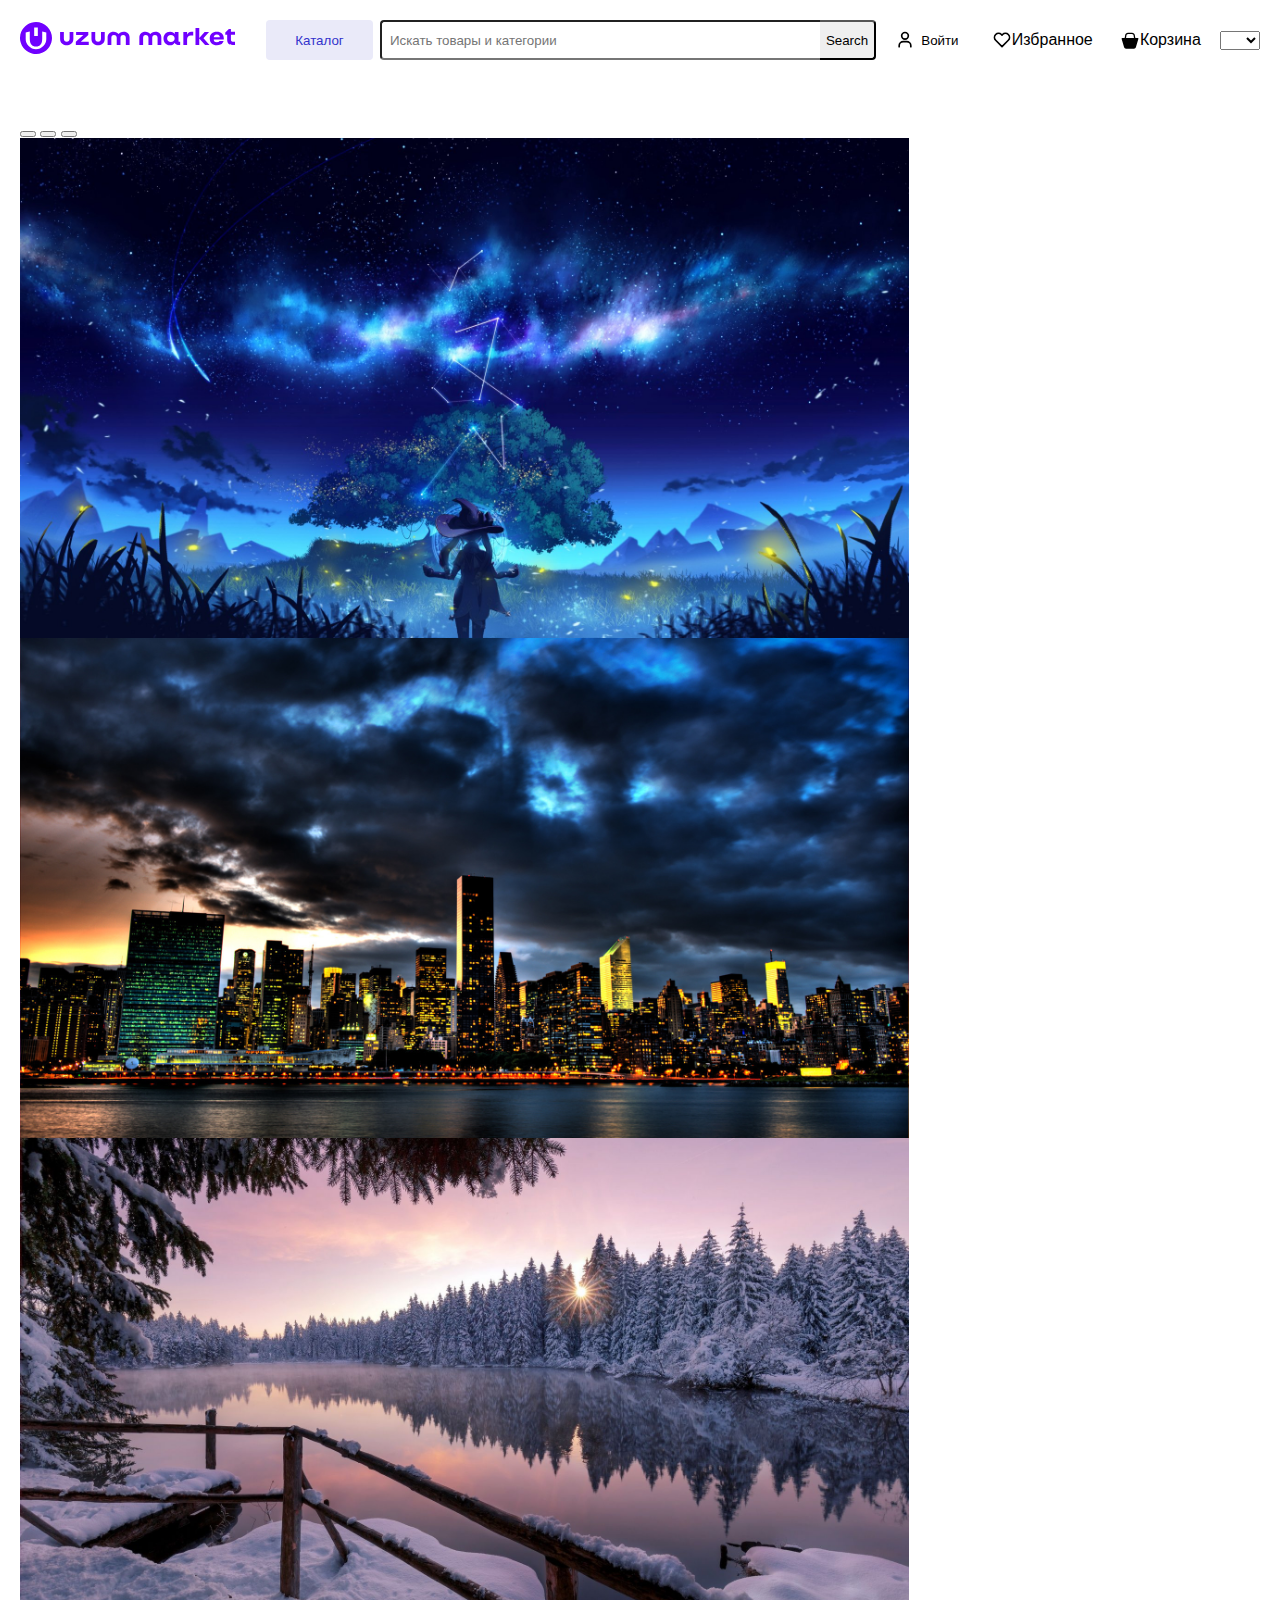
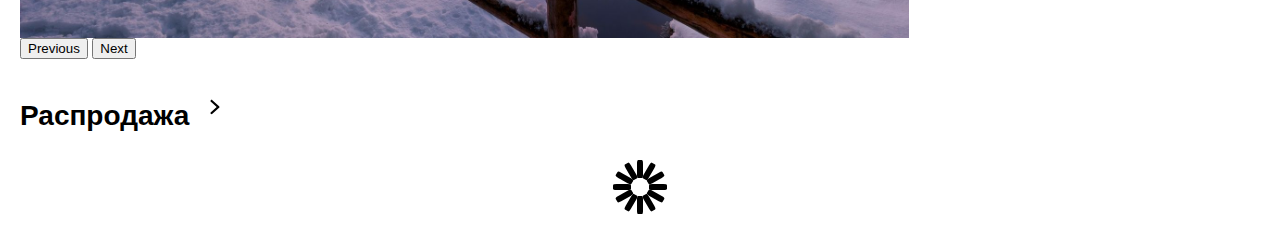
<file: index.html>
<!DOCTYPE html>
<html lang="en">

<head>
    <meta charset="UTF-8">
    <meta http-equiv="X-UA-Compatible" content="IE=edge">
    <meta name="viewport" content="width=device-width, initial-scale=1.0">
    <title>Document</title>
    <link href="https://cdn.jsdelivr.net/npm/bootstrap@5.3.0-alpha1/dist/css/bootstrap.min.css" rel="stylesheet"
        integrity="sha384-GLhlTQ8iRABdZLl6O3oVMWSktQOp6b7In1Zl3/Jr59b6EGGoI1aFkw7cmDA6j6gD" crossorigin="anonymous">
    <link rel="stylesheet" href="./css/main.css">
</head>

<body>
    <div class="container">
        <header class="header">
            <div class="header_inner">
                <div class="header_top"></div>
                <div class="header_center">
                    <a href="./index.html">
                        <svg xmlns="http://www.w3.org/2000/svg" width="215" height="32" viewBox="0 0 215 32"
                            fill="none">
                            <g clip-path="url(#clip0_264_8440)">
                                <path
                                    d="M184.63 9.9482H189.047L183.466 16.2628L189.509 22.9514H185.081L179.25 16.5839V22.9514H175.5V5.92307H179.25V16.0406L184.63 9.9482Z"
                                    fill="#7000FF" />
                                <path
                                    d="M167.097 12.7422V9.94467H163.347V22.9479H167.097V17.2047C167.097 14.9787 168.713 13.55 170.769 13.55H173.221V9.66951H171.38C169.101 9.68009 167.453 11.6133 167.097 12.7422Z"
                                    fill="#7000FF" />
                                <path fill-rule="evenodd" clip-rule="evenodd"
                                    d="M158.496 9.94467V18.383C158.496 19.5189 158.817 19.7976 159.576 19.7941H160.169V22.9479H158.02C157.307 22.9842 156.603 22.7825 156.017 22.3744C155.431 21.9663 154.998 21.375 154.785 20.6937C153.872 22.3235 151.963 23.2513 149.882 23.2513C145.945 23.2513 143.426 19.847 143.507 16.4322C143.507 13.0561 145.733 9.69067 150.069 9.69067C152.587 9.69067 154.006 10.7913 154.813 11.9943L154.785 9.94467H158.496ZM147.127 16.471C147.127 18.5276 148.732 19.9987 150.848 19.9987C153.05 19.9987 154.641 18.51 154.641 16.471C154.641 14.4319 153.05 12.9891 150.848 12.9891C148.718 12.9891 147.127 14.4143 147.127 16.471Z"
                                    fill="#7000FF" />
                                <path
                                    d="M130.328 12.1178C131.217 10.6608 133.005 9.6942 135.376 9.6942C139.408 9.6942 141.341 12.2377 141.341 15.388V22.9408H137.591V15.9065C137.591 14.4214 136.73 13.0843 134.928 13.0843C133.125 13.0843 132.236 14.3543 132.236 15.8642V22.962H128.472V15.8748C128.472 14.3649 127.527 13.0949 125.713 13.0949C123.9 13.0949 123.103 14.4214 123.103 15.9171V22.9514H119.353V15.388C119.353 12.2377 121.406 9.6942 125.424 9.6942C127.463 9.6942 129.424 10.6608 130.328 12.1178Z"
                                    fill="#7000FF" />
                                <path fill-rule="evenodd" clip-rule="evenodd"
                                    d="M196.818 9.6942C192.497 9.6942 189.763 12.1036 189.763 16.4604C189.763 20.8171 192.493 23.2548 196.853 23.2548C203.112 23.2548 203.496 19.0215 203.496 19.0215H199.376C199.376 19.0215 199.058 20.3444 196.857 20.3444C194.458 20.3444 193.717 18.9016 193.717 17.4728H203.736C203.785 17.1386 203.812 16.8016 203.817 16.4639C203.817 12.1036 201.073 9.6942 196.818 9.6942ZM193.77 15.1763C193.77 14.118 194.476 12.6081 196.818 12.6081C199.161 12.6081 199.813 14.118 199.813 15.1763H193.77Z"
                                    fill="#7000FF" />
                                <path
                                    d="M215 9.70126V12.721L210.915 12.7316V17.3176C210.915 19.1309 211.395 19.6988 212.679 19.6988H215V22.9831H212.679C208.943 22.9831 207.179 21.4486 207.179 17.808V12.7351H205.285V10.5761L208.904 7.12249H210.929V9.70126H215Z"
                                    fill="#7000FF" />
                                <path
                                    d="M103.623 9.68008C101.249 9.68008 99.4607 10.6467 98.5717 12.1177C97.6721 10.6467 95.7107 9.68008 93.6682 9.68008C89.6642 9.68008 87.597 12.2377 87.597 15.3879V22.9514H91.3505V15.9171C91.3505 14.4072 92.1442 13.0949 93.961 13.0949C95.7778 13.0949 96.7302 14.3649 96.7302 15.8748V22.962H100.48V15.8642C100.48 14.3543 101.369 13.0843 103.172 13.0843C104.975 13.0843 105.835 14.4072 105.835 15.9065V22.9408H109.585V15.3879C109.585 12.2377 107.652 9.68008 103.623 9.68008Z"
                                    fill="#7000FF" />
                                <path
                                    d="M68.3003 9.93408V13.0985L60.8109 19.787H68.7483V22.9514H55.8263V19.787L63.3297 13.0985H56.1191V9.93408H68.3003Z"
                                    fill="#7000FF" />
                                <path
                                    d="M78.0827 19.7729C79.8183 19.7729 80.9825 18.8169 80.9825 16.7532V9.94467H84.736V16.8943C84.736 21.4345 80.9401 23.1983 78.0933 23.1983C75.2464 23.1983 71.4541 21.4239 71.4541 16.8943V9.94467H75.2182V16.7532C75.2182 18.8169 76.347 19.7729 78.0827 19.7729Z"
                                    fill="#7000FF" />
                                <path
                                    d="M46.7212 19.7729C48.4427 19.7729 49.6104 18.8169 49.6104 16.7532V9.94467H53.3604V16.8943C53.3604 21.4345 49.5575 23.1983 46.7353 23.1983C43.8708 23.1983 40.0926 21.4239 40.0926 16.8943V9.94467H43.8461V16.7532C43.8461 18.8169 44.9997 19.7729 46.7212 19.7729Z"
                                    fill="#7000FF" />
                                <path
                                    d="M31.9896 16.0053C31.9889 19.1704 31.0498 22.2643 29.2912 24.8955C27.5326 27.5268 25.0334 29.5772 22.1098 30.7875C19.1861 31.9978 15.9693 32.3135 12.8663 31.6949C9.76321 31.0762 6.91327 29.5508 4.6769 27.3117C2.44053 25.0726 0.918195 22.2204 0.302449 19.1158C-0.313297 16.0111 0.00520068 12.7936 1.21766 9.87001C2.43012 6.94646 4.48208 4.44826 7.114 2.6914C9.74592 0.934529 12.8396 -0.00208978 16.0037 3.50108e-06C18.1047 -0.000924639 20.1854 0.412484 22.1266 1.21658C24.0679 2.02068 25.8316 3.1997 27.317 4.68621C28.8023 6.17271 29.9802 7.93754 30.7831 9.87977C31.5861 11.822 31.9985 13.9035 31.9966 16.0053H31.9896ZM17.8304 5.5597C17.2309 5.50326 16.6173 5.47856 15.9966 5.47856C15.3759 5.47856 14.7658 5.50326 14.1663 5.5597V14.0933H17.8304V5.5597ZM26.2942 10.5338C24.9588 10.0949 23.5942 9.7507 22.2104 9.5037V16.672C22.2104 21.8296 20.0239 24.5424 15.9931 24.5424C11.9622 24.5424 9.78282 21.8296 9.78282 16.672V9.5037C8.39801 9.75113 7.03224 10.0953 5.69554 10.5338V16.7108C5.67022 18.0799 5.9179 19.4402 6.42412 20.7124C6.93033 21.9845 7.68493 23.143 8.64382 24.1201C9.60271 25.0973 10.7467 25.8734 12.0088 26.4033C13.271 26.9331 14.6261 27.206 15.9949 27.206C17.3637 27.206 18.7187 26.9331 19.9809 26.4033C21.2431 25.8734 22.387 25.0973 23.3459 24.1201C24.3048 23.143 25.0594 21.9845 25.5656 20.7124C26.0718 19.4402 26.3195 18.0799 26.2942 16.7108V10.5338Z"
                                    fill="#7000FF" />
                            </g>
                            <defs>
                                <clipPath id="clip0_264_8440">
                                    <rect width="215" height="32" fill="white" />
                                </clipPath>
                            </defs>
                        </svg>
                    </a>
                    <form class="header_form" action="">
                        <button class="header_catigories_btn">Каталог</button>
                        <label>
                            <input class="header_input" type="text" placeholder="Искать товары и категории">
                        </label>
                        <button class="search-button">Search</button>
                    </form>

                    <div class="header-links">
                        <svg xmlns="http://www.w3.org/2000/svg" width="20px" height="20px" viewBox="0 0 24 24"
                            fill="none">
                            <path
                                d="M5 20V19C5 16.2386 7.23858 14 10 14H14C16.7614 14 19 16.2386 19 19V20M16 7C16 9.20914 14.2091 11 12 11C9.79086 11 8 9.20914 8 7C8 4.79086 9.79086 3 12 3C14.2091 3 16 4.79086 16 7Z"
                                stroke="#000000" stroke-width="2" stroke-linecap="round" stroke-linejoin="round" />
                        </svg>
                        <button id="login-btn" class="header_link" href="">Войти</button>
                    </div>

                    <div class="header-links">
                        <svg xmlns="http://www.w3.org/2000/svg" width="20px" height="20px" viewBox="0 0 24 24"
                            fill="none">
                            <path
                                d="M4.42602 12.3115L12 19.8854L19.574 12.3115C21.4753 10.4101 21.4753 7.32738 19.574 5.42602C17.6726 3.52466 14.5899 3.52466 12.6885 5.42602L12 6.11456L11.3115 5.42602C9.4101 3.52466 6.32738 3.52466 4.42602 5.42602C2.52466 7.32738 2.52466 10.4101 4.42602 12.3115Z"
                                stroke="#000000" stroke-width="2" stroke-linejoin="round" />
                        </svg>
                        <a class="header_link" href="./favorite.html">Избранное</a>
                    </div>

                    <div class="header-links">
                        <svg xmlns="http://www.w3.org/2000/svg" width="20px" height="20px" viewBox="0 0 15 15"
                            version="1.1" id="shop">
                            <path
                                d="M13.33,6H11.5l-0.39-2.33c-0.1601-0.7182-0.7017-1.2905-1.41-1.49C9.3507,2.0676,8.9869,2.007,8.62,2H6.38&#10;&#9;C6.0131,2.007,5.6493,2.0676,5.3,2.18C4.5917,2.3795,4.0501,2.9518,3.89,3.67L3.5,6H1.67C1.3939,5.9983,1.1687,6.2208,1.167,6.497&#10;&#9;C1.1667,6.5489,1.1744,6.6005,1.19,6.65l1.88,6.3l0,0C3.2664,13.5746,3.8453,13.9996,4.5,14h6c0.651-0.0047,1.2247-0.4289,1.42-1.05&#10;&#9;l0,0l1.88-6.3c0.0829-0.2634-0.0635-0.5441-0.3269-0.627C13.4268,6.0084,13.3786,6.0007,13.33,6z M4.52,6l0.36-2.17&#10;&#9;c0.0807-0.3625,0.3736-0.6395,0.74-0.7C5.8663,3.0524,6.1219,3.0087,6.38,3h2.24c0.2614,0.0078,0.5205,0.0515,0.77,0.13&#10;&#9;c0.3664,0.0605,0.6593,0.3375,0.74,0.7L10.48,6h-6H4.52z" />
                        </svg>
                        <a class="header_link" href="#">Корзина</a>
                    </div>

                    <div style="display: none;" id="admin-link"  class="header-links">
                        <a  class="header_link" href="./admin.html">Админ</a>
                    </div>

                    <select name="" id="select-language">
                        <option value="ru">Ru</option>
                        <option value="uz">Uz</option>
                    </select>
                </div>

                <div class="header_bottom">
                    <nav class="header-nav">
                        <ul id="categories" class="header_nav_list">
                        </ul>
                    </nav>
                </div>
            </div>
        </header>

        <main>
            <section class="swiper">
                <div id="carouselExampleIndicators" class="carousel slide" data-bs-ride="carousel">
                    <div class="carousel-indicators">
                        <button type="button" data-bs-target="#carouselExampleIndicators" data-bs-slide-to="0"
                            class="active" aria-current="true" aria-label="Slide 1"></button>
                        <button type="button" data-bs-target="#carouselExampleIndicators" data-bs-slide-to="1"
                            aria-label="Slide 2"></button>
                        <button type="button" data-bs-target="#carouselExampleIndicators" data-bs-slide-to="2"
                            aria-label="Slide 3"></button>
                    </div>
                    <div class="carousel-inner rounded-4">
                        <div class="carousel-item active">
                            <img class="d-block w-100" src="./images/img-1.jpg" height="500" alt="Events">
                        </div>
                        <div class="carousel-item">
                            <img class="d-block w-100" src="./images/img-2.jpg" height="500" alt="Events">
                        </div>
                        <div class="carousel-item">
                            <img class="d-block w-100" src="./images/img-3.jpg" height="500" alt="Events">
                        </div>
                    </div>
                    <button class="carousel-control-prev" type="button" data-bs-target="#carouselExampleIndicators"
                        data-bs-slide="prev">
                        <span class="carousel-control-prev-icon" aria-hidden="true"></span>
                        <span class="visually-hidden">Previous</span>
                    </button>
                    <button class="carousel-control-next" type="button" data-bs-target="#carouselExampleIndicators"
                        data-bs-slide="next">
                        <span class="carousel-control-next-icon" aria-hidden="true"></span>
                        <span class="visually-hidden">Next</span>
                    </button>
                </div>
            </section>

            <section class="products">
                <h2 class="products-title">Распродажа
                    <svg data-v-36c3e0b4="" width="36" height="36" viewBox="0 0 24 24" fill="#000000"
                        xmlns="http://www.w3.org/2000/svg" class="title-icon">
                        <path fill-rule="evenodd" clip-rule="evenodd"
                            d="M9.18945 16.4983C8.91426 16.1887 8.94215 15.7146 9.25174 15.4394L13.1211 12L9.25173 8.56055C8.94215 8.28536 8.91426 7.81131 9.18945 7.50172C9.46464 7.19213 9.93869 7.16425 10.2483 7.43943L14.7483 11.4394C14.9084 11.5818 15 11.7858 15 12C15 12.2142 14.9084 12.4182 14.7483 12.5605L10.2483 16.5605C9.93869 16.8357 9.46464 16.8079 9.18945 16.4983Z"
                            fill="#000000"></path>
                    </svg>
                </h2>

                <div class="lds-spinner ">
                    <div></div>
                    <div></div>
                    <div></div>
                    <div></div>
                    <div></div>
                    <div></div>
                    <div></div>
                    <div></div>
                    <div></div>
                    <div></div>
                    <div></div>
                    <div></div>
                </div>

                <div id="top-products" class="products_inner">

                </div>
            </section>
        </main>

        <template id="template-products">
            <div class="card">
                <div class="products-img-div">
                    <img class="products-img rounded-top" src="" width="232" height="310" alt="products">
                </div>
                <svg id="like" data-v-56571d0e="" width="26" height="26" viewBox="0 0 20 20" fill="none"
                    xmlns="http://www.w3.org/2000/svg" alt="like" class="ui-icon " data>
                    <path id="path"
                        d="M5.95 2C8.51792 2 10 4.15234 10 4.15234C10 4.15234 11.485 2 14.05 2C16.705 2 19 4.07 19 6.95C19 11.1805 12.5604 15.6197 10.3651 17.5603C10.1582 17.7432 9.84179 17.7432 9.63488 17.5603C7.44056 15.6209 1 11.1803 1 6.95C1 4.07 3.295 2 5.95 2Z"
                        fill="white" fill-opacity="0.8">
                    </path>
                    <path
                        d="M1 6.86486C1 4.20297 3.15017 2 5.86486 2C7.98685 2 9.35921 3.35876 10 4.18673C10.6408 3.35876 12.0132 2 14.1351 2C16.8506 2 19 4.20302 19 6.86486C19 8.02987 18.5328 9.18622 17.8534 10.265C17.1716 11.3476 16.252 12.3903 15.29 13.3377C13.9567 14.6508 12.4757 15.8387 11.4134 16.6907C10.9618 17.0529 10.5859 17.3544 10.3293 17.579C10.1407 17.7439 9.85926 17.7439 9.67075 17.579C9.41405 17.3544 9.03815 17.0529 8.58659 16.6907C7.52431 15.8387 6.04326 14.6508 4.70997 13.3377C3.74802 12.3903 2.82836 11.3476 2.14659 10.265C1.46724 9.18622 1 8.02987 1 6.86486ZM5.86486 3C3.70929 3 2 4.74838 2 6.86486C2 7.76743 2.36553 8.73607 2.99277 9.73208C3.61759 10.7242 4.47833 11.706 5.41165 12.6252C6.71033 13.9042 8.08423 15.005 9.13396 15.8461C9.45728 16.1052 9.74985 16.3396 10 16.547C10.2501 16.3396 10.5427 16.1052 10.866 15.8461C11.9158 15.005 13.2897 13.9042 14.5883 12.6252C15.5217 11.706 16.3824 10.7242 17.0072 9.73208C17.6345 8.73607 18 7.76743 18 6.86486C18 4.74833 16.2914 3 14.1351 3C12.0406 3 10.8181 4.70211 10.5033 5.21028C10.2727 5.5825 9.72727 5.58249 9.4967 5.21027C9.1819 4.7021 7.95944 3 5.86486 3Z"
                        fill="#15151A">
                    </path>
                </svg>
                <ul class="card_list">
                    <li class="card_item">
                        <div class="item-div">
                            <h3 id="products-title" class="card-item_title"></h3>
                        </div>
                        <div class="item-div">
                            <svg style="margin-bottom: 4px;" xmlns="http://www.w3.org/2000/svg" width="18" height="18"
                                viewBox="0 0 18 18" fill="none">
                                <path
                                    d="M9 12.9525L13.635 15.75L12.405 10.4775L16.5 6.93L11.1075 6.4725L9 1.5L6.8925 6.4725L1.5 6.93L5.595 10.4775L4.365 15.75L9 12.9525Z"
                                    fill="#F5A623" />
                            </svg>
                            <p id="products-rating" class="card-item_text"></p>
                        </div>

                        <div class="item-div">
                            <div class="item-div_prices">
                                <div>
                                    <p class="prices_text">
                                        <del id="products-price" class="prices-del"></del>
                                        so'm
                                    </p>
                                    <p class="prices_text">
                                        <ins id="products-price-2" class="prices-ins"></ins>
                                        so'm
                                    </p>
                                </div>
                                <a href="#">
                                    <svg data-v-56571d0e="" width="30" height="30" viewBox="0 0 24 24" fill="none"
                                        xmlns="http://www.w3.org/2000/svg" class=" add-cart-icon">
                                        <path
                                            d="M8 10V8H6V12.5C6 12.7761 5.77614 13 5.5 13C5.22386 13 5 12.7761 5 12.5V7H8C8 4.59628 9.95227 3 12 3C14.0575 3 16 4.70556 16 7H19V19.5C19 20.3284 18.3284 21 17.5 21H12.5C12.2239 21 12 20.7761 12 20.5C12 20.2239 12.2239 20 12.5 20H17.5C17.7761 20 18 19.7761 18 19.5V8H16V10H15V8H9V10H8ZM12 4C10.4477 4 9 5.20372 9 7H15C15 5.29444 13.5425 4 12 4Z"
                                            fill="black"></path>
                                        <path
                                            d="M7.5 14C7.77614 14 8 14.2239 8 14.5V17H10.5C10.7761 17 11 17.2239 11 17.5C11 17.7761 10.7761 18 10.5 18H8V20.5C8 20.7761 7.77614 21 7.5 21C7.22386 21 7 20.7761 7 20.5V18H4.5C4.22386 18 4 17.7761 4 17.5C4 17.2239 4.22386 17 4.5 17H7V14.5C7 14.2239 7.22386 14 7.5 14Z"
                                            fill="black"></path>
                                    </svg>
                                </a>
                            </div>
                        </div>
                    </li>
                </ul>
            </div>
        </template>
    </div>
    <script src="https://cdn.jsdelivr.net/npm/bootstrap@5.3.0-alpha1/dist/js/bootstrap.bundle.min.js"
        integrity="sha384-w76AqPfDkMBDXo30jS1Sgez6pr3x5MlQ1ZAGC+nuZB+EYdgRZgiwxhTBTkF7CXvN" crossorigin="anonymous">
        </script>
    <script type="module" src="./js/utils/languages.js"></script>
    <script type="module" src="./js/main.js"></script>
</body>

</html>
</file>
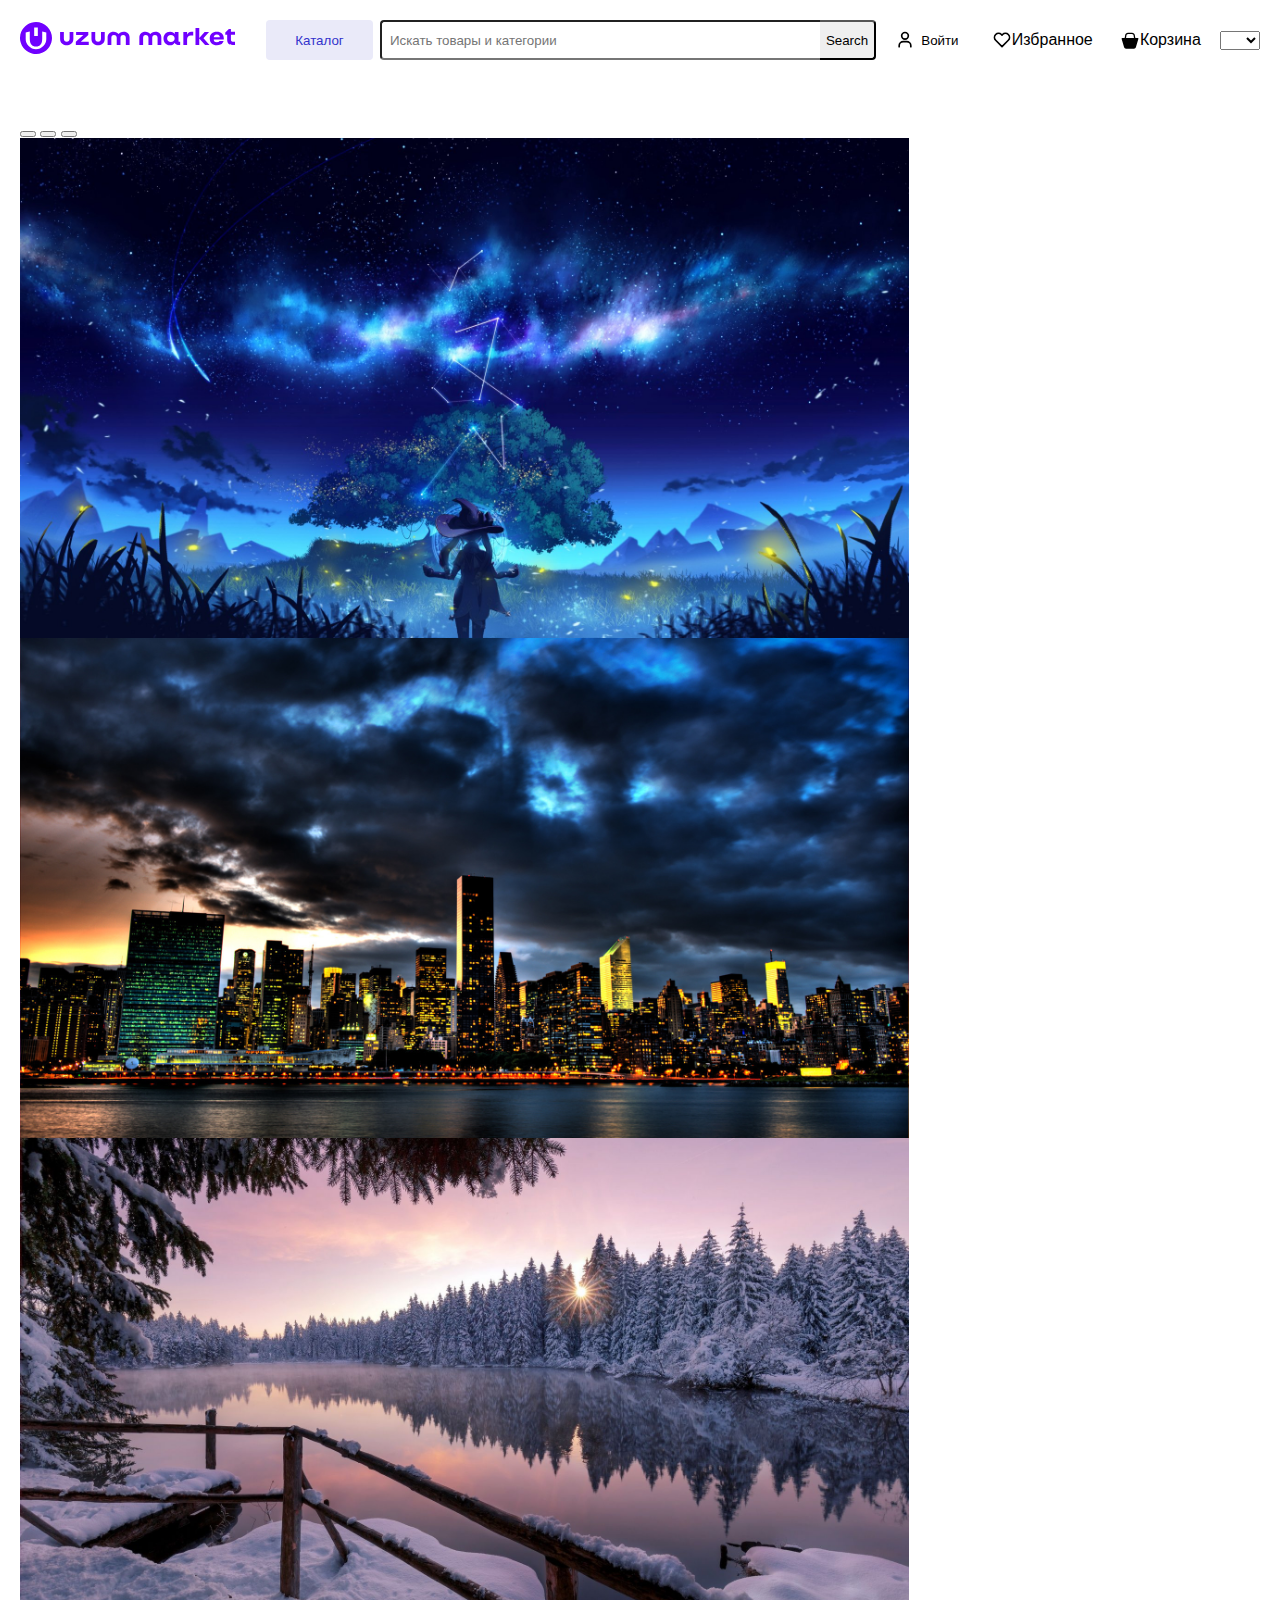
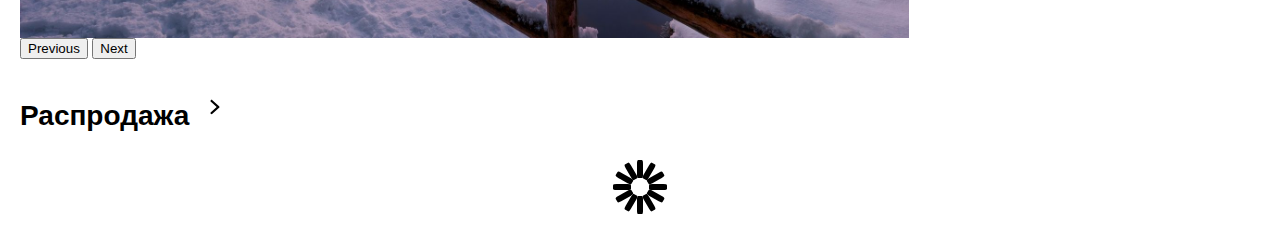
<file: admin.html>
<!DOCTYPE html>
<html lang="en">

<head>
    <meta charset="UTF-8">
    <meta http-equiv="X-UA-Compatible" content="IE=edge">
    <meta name="viewport" content="width=device-width, initial-scale=1.0">
    <title>Admin</title>
    <link href="https://cdn.jsdelivr.net/npm/bootstrap@5.3.0-alpha1/dist/css/bootstrap.min.css" rel="stylesheet"
        integrity="sha384-GLhlTQ8iRABdZLl6O3oVMWSktQOp6b7In1Zl3/Jr59b6EGGoI1aFkw7cmDA6j6gD" crossorigin="anonymous">
    <link rel="stylesheet" href="./css/main.css">
</head>

<body>
    <div class="container">
        <header class="header">
            <div class="header_inner">
                <div class="header_top"></div>
                <div class="header_center">
                    <a href="./index.html">
                        <svg xmlns="http://www.w3.org/2000/svg" width="215" height="32" viewBox="0 0 215 32"
                            fill="none">
                            <g clip-path="url(#clip0_264_8440)">
                                <path
                                    d="M184.63 9.9482H189.047L183.466 16.2628L189.509 22.9514H185.081L179.25 16.5839V22.9514H175.5V5.92307H179.25V16.0406L184.63 9.9482Z"
                                    fill="#7000FF" />
                                <path
                                    d="M167.097 12.7422V9.94467H163.347V22.9479H167.097V17.2047C167.097 14.9787 168.713 13.55 170.769 13.55H173.221V9.66951H171.38C169.101 9.68009 167.453 11.6133 167.097 12.7422Z"
                                    fill="#7000FF" />
                                <path fill-rule="evenodd" clip-rule="evenodd"
                                    d="M158.496 9.94467V18.383C158.496 19.5189 158.817 19.7976 159.576 19.7941H160.169V22.9479H158.02C157.307 22.9842 156.603 22.7825 156.017 22.3744C155.431 21.9663 154.998 21.375 154.785 20.6937C153.872 22.3235 151.963 23.2513 149.882 23.2513C145.945 23.2513 143.426 19.847 143.507 16.4322C143.507 13.0561 145.733 9.69067 150.069 9.69067C152.587 9.69067 154.006 10.7913 154.813 11.9943L154.785 9.94467H158.496ZM147.127 16.471C147.127 18.5276 148.732 19.9987 150.848 19.9987C153.05 19.9987 154.641 18.51 154.641 16.471C154.641 14.4319 153.05 12.9891 150.848 12.9891C148.718 12.9891 147.127 14.4143 147.127 16.471Z"
                                    fill="#7000FF" />
                                <path
                                    d="M130.328 12.1178C131.217 10.6608 133.005 9.6942 135.376 9.6942C139.408 9.6942 141.341 12.2377 141.341 15.388V22.9408H137.591V15.9065C137.591 14.4214 136.73 13.0843 134.928 13.0843C133.125 13.0843 132.236 14.3543 132.236 15.8642V22.962H128.472V15.8748C128.472 14.3649 127.527 13.0949 125.713 13.0949C123.9 13.0949 123.103 14.4214 123.103 15.9171V22.9514H119.353V15.388C119.353 12.2377 121.406 9.6942 125.424 9.6942C127.463 9.6942 129.424 10.6608 130.328 12.1178Z"
                                    fill="#7000FF" />
                                <path fill-rule="evenodd" clip-rule="evenodd"
                                    d="M196.818 9.6942C192.497 9.6942 189.763 12.1036 189.763 16.4604C189.763 20.8171 192.493 23.2548 196.853 23.2548C203.112 23.2548 203.496 19.0215 203.496 19.0215H199.376C199.376 19.0215 199.058 20.3444 196.857 20.3444C194.458 20.3444 193.717 18.9016 193.717 17.4728H203.736C203.785 17.1386 203.812 16.8016 203.817 16.4639C203.817 12.1036 201.073 9.6942 196.818 9.6942ZM193.77 15.1763C193.77 14.118 194.476 12.6081 196.818 12.6081C199.161 12.6081 199.813 14.118 199.813 15.1763H193.77Z"
                                    fill="#7000FF" />
                                <path
                                    d="M215 9.70126V12.721L210.915 12.7316V17.3176C210.915 19.1309 211.395 19.6988 212.679 19.6988H215V22.9831H212.679C208.943 22.9831 207.179 21.4486 207.179 17.808V12.7351H205.285V10.5761L208.904 7.12249H210.929V9.70126H215Z"
                                    fill="#7000FF" />
                                <path
                                    d="M103.623 9.68008C101.249 9.68008 99.4607 10.6467 98.5717 12.1177C97.6721 10.6467 95.7107 9.68008 93.6682 9.68008C89.6642 9.68008 87.597 12.2377 87.597 15.3879V22.9514H91.3505V15.9171C91.3505 14.4072 92.1442 13.0949 93.961 13.0949C95.7778 13.0949 96.7302 14.3649 96.7302 15.8748V22.962H100.48V15.8642C100.48 14.3543 101.369 13.0843 103.172 13.0843C104.975 13.0843 105.835 14.4072 105.835 15.9065V22.9408H109.585V15.3879C109.585 12.2377 107.652 9.68008 103.623 9.68008Z"
                                    fill="#7000FF" />
                                <path
                                    d="M68.3003 9.93408V13.0985L60.8109 19.787H68.7483V22.9514H55.8263V19.787L63.3297 13.0985H56.1191V9.93408H68.3003Z"
                                    fill="#7000FF" />
                                <path
                                    d="M78.0827 19.7729C79.8183 19.7729 80.9825 18.8169 80.9825 16.7532V9.94467H84.736V16.8943C84.736 21.4345 80.9401 23.1983 78.0933 23.1983C75.2464 23.1983 71.4541 21.4239 71.4541 16.8943V9.94467H75.2182V16.7532C75.2182 18.8169 76.347 19.7729 78.0827 19.7729Z"
                                    fill="#7000FF" />
                                <path
                                    d="M46.7212 19.7729C48.4427 19.7729 49.6104 18.8169 49.6104 16.7532V9.94467H53.3604V16.8943C53.3604 21.4345 49.5575 23.1983 46.7353 23.1983C43.8708 23.1983 40.0926 21.4239 40.0926 16.8943V9.94467H43.8461V16.7532C43.8461 18.8169 44.9997 19.7729 46.7212 19.7729Z"
                                    fill="#7000FF" />
                                <path
                                    d="M31.9896 16.0053C31.9889 19.1704 31.0498 22.2643 29.2912 24.8955C27.5326 27.5268 25.0334 29.5772 22.1098 30.7875C19.1861 31.9978 15.9693 32.3135 12.8663 31.6949C9.76321 31.0762 6.91327 29.5508 4.6769 27.3117C2.44053 25.0726 0.918195 22.2204 0.302449 19.1158C-0.313297 16.0111 0.00520068 12.7936 1.21766 9.87001C2.43012 6.94646 4.48208 4.44826 7.114 2.6914C9.74592 0.934529 12.8396 -0.00208978 16.0037 3.50108e-06C18.1047 -0.000924639 20.1854 0.412484 22.1266 1.21658C24.0679 2.02068 25.8316 3.1997 27.317 4.68621C28.8023 6.17271 29.9802 7.93754 30.7831 9.87977C31.5861 11.822 31.9985 13.9035 31.9966 16.0053H31.9896ZM17.8304 5.5597C17.2309 5.50326 16.6173 5.47856 15.9966 5.47856C15.3759 5.47856 14.7658 5.50326 14.1663 5.5597V14.0933H17.8304V5.5597ZM26.2942 10.5338C24.9588 10.0949 23.5942 9.7507 22.2104 9.5037V16.672C22.2104 21.8296 20.0239 24.5424 15.9931 24.5424C11.9622 24.5424 9.78282 21.8296 9.78282 16.672V9.5037C8.39801 9.75113 7.03224 10.0953 5.69554 10.5338V16.7108C5.67022 18.0799 5.9179 19.4402 6.42412 20.7124C6.93033 21.9845 7.68493 23.143 8.64382 24.1201C9.60271 25.0973 10.7467 25.8734 12.0088 26.4033C13.271 26.9331 14.6261 27.206 15.9949 27.206C17.3637 27.206 18.7187 26.9331 19.9809 26.4033C21.2431 25.8734 22.387 25.0973 23.3459 24.1201C24.3048 23.143 25.0594 21.9845 25.5656 20.7124C26.0718 19.4402 26.3195 18.0799 26.2942 16.7108V10.5338Z"
                                    fill="#7000FF" />
                            </g>
                            <defs>
                                <clipPath id="clip0_264_8440">
                                    <rect width="215" height="32" fill="white" />
                                </clipPath>
                            </defs>
                        </svg>
                    </a>
                    <form class="header_form" action="">                        <label>
                            <input class="header_input" type="text" placeholder="Искать товары и категории">
                        </label>
                        <button class="search-button">Search</button>
                    </form>

                    <select name="" id="select-language">
                        <option value="ru">Ru</option>
                        <option value="uz">Uz</option>
                    </select>
                </div>
            </div>
        </header>

        <main>
            <section class="form-section">
                <form class="form-control form-product">

                    <strong class="d-block text-center fs-3">Add products</strong>

                    <input 
                    name="img" 
                    class="form-control mt-2" 
                    type="text" 
                    placeholder="Img"
                    required    >

                    <input 
                    name="title" 
                    class="form-control mt-2" 
                    type="text" 
                    placeholder="Title"
                    required    >

                    <input 
                    name="rating" 
                    class="form-control mt-2" 
                    type="number" 
                    placeholder="Rating"
                    required    >

                    <input 
                    name="price" 
                    class="form-control mt-2" 
                    type="number" 
                    placeholder="Price"
                    required    >

                    <input 
                    name="price2" 
                    class="form-control mt-2" 
                    type="number" 
                    placeholder="Price2"
                    required    >

                    <select name="category" class="form-control mt-2" required>
                        <option class="category-img" selected disabled>Select category</option>
                        <option value="Электроника">Электроника</option>
                        <option value="Бытовая техника">Бытовая техника</option>
                        <option value="Одежда">Одежда</option>
                        <option value="Обувь">Обувь</option>
                        <option value="Аксессуары">Аксессуары</option>
                        <option value="Красота">Красота</option>
                        <option value="Здоровье">Здоровье</option>
                        <option value="Товары для дома">Товары для дома</option>
                        <option value="Строительство и ремонт">Строительство и ремонт</option>
                        <option value="Автотовары">Автотовары</option>
                        <option value="Детские товары">Детские товары</option>
                    </select>
                    <button id="submit-product" type="submit" class="form-control mt-3 btn btn-primary">Send</button>
                </form>
            </section>

            <section class="products">
                <h2 class="products-title">Распродажа
                    <svg data-v-36c3e0b4="" width="36" height="36" viewBox="0 0 24 24" fill="#000000"
                        xmlns="http://www.w3.org/2000/svg" class="title-icon">
                        <path fill-rule="evenodd" clip-rule="evenodd"
                            d="M9.18945 16.4983C8.91426 16.1887 8.94215 15.7146 9.25174 15.4394L13.1211 12L9.25173 8.56055C8.94215 8.28536 8.91426 7.81131 9.18945 7.50172C9.46464 7.19213 9.93869 7.16425 10.2483 7.43943L14.7483 11.4394C14.9084 11.5818 15 11.7858 15 12C15 12.2142 14.9084 12.4182 14.7483 12.5605L10.2483 16.5605C9.93869 16.8357 9.46464 16.8079 9.18945 16.4983Z"
                            fill="#000000"></path>
                    </svg>
                </h2>

                <div class="lds-spinner ">
                    <div></div>
                    <div></div>
                    <div></div>
                    <div></div>
                    <div></div>
                    <div></div>
                    <div></div>
                    <div></div>
                    <div></div>
                    <div></div>
                    <div></div>
                    <div></div>
                </div>

                <div id="top-products" class="products_inner col-12">

                </div>
            </section>
        </main>

        <template id="template-products">
            <div class="card">
                <div class="products-img-div">
                    <img id="products-img" class="products-img rounded-top" src="" width="232" height="310" alt="1">
                </div>
                <svg id="like" data-v-56571d0e="" width="26" height="26" viewBox="0 0 20 20" fill="none"
                    xmlns="http://www.w3.org/2000/svg" alt="like" class="ui-icon " data>
                    <path id="path"
                        d="M5.95 2C8.51792 2 10 4.15234 10 4.15234C10 4.15234 11.485 2 14.05 2C16.705 2 19 4.07 19 6.95C19 11.1805 12.5604 15.6197 10.3651 17.5603C10.1582 17.7432 9.84179 17.7432 9.63488 17.5603C7.44056 15.6209 1 11.1803 1 6.95C1 4.07 3.295 2 5.95 2Z"
                        fill="white" fill-opacity="0.8">
                    </path>
                    <path
                        d="M1 6.86486C1 4.20297 3.15017 2 5.86486 2C7.98685 2 9.35921 3.35876 10 4.18673C10.6408 3.35876 12.0132 2 14.1351 2C16.8506 2 19 4.20302 19 6.86486C19 8.02987 18.5328 9.18622 17.8534 10.265C17.1716 11.3476 16.252 12.3903 15.29 13.3377C13.9567 14.6508 12.4757 15.8387 11.4134 16.6907C10.9618 17.0529 10.5859 17.3544 10.3293 17.579C10.1407 17.7439 9.85926 17.7439 9.67075 17.579C9.41405 17.3544 9.03815 17.0529 8.58659 16.6907C7.52431 15.8387 6.04326 14.6508 4.70997 13.3377C3.74802 12.3903 2.82836 11.3476 2.14659 10.265C1.46724 9.18622 1 8.02987 1 6.86486ZM5.86486 3C3.70929 3 2 4.74838 2 6.86486C2 7.76743 2.36553 8.73607 2.99277 9.73208C3.61759 10.7242 4.47833 11.706 5.41165 12.6252C6.71033 13.9042 8.08423 15.005 9.13396 15.8461C9.45728 16.1052 9.74985 16.3396 10 16.547C10.2501 16.3396 10.5427 16.1052 10.866 15.8461C11.9158 15.005 13.2897 13.9042 14.5883 12.6252C15.5217 11.706 16.3824 10.7242 17.0072 9.73208C17.6345 8.73607 18 7.76743 18 6.86486C18 4.74833 16.2914 3 14.1351 3C12.0406 3 10.8181 4.70211 10.5033 5.21028C10.2727 5.5825 9.72727 5.58249 9.4967 5.21027C9.1819 4.7021 7.95944 3 5.86486 3Z"
                        fill="#15151A">
                    </path>
                </svg>
                <ul class="card_list">
                    <li class="card_item">
                        <div class="item-div">
                            <h3 id="products-title" class="card-item_title"></h3>
                        </div>
                        <div class="item-div">
                            <svg style="margin-bottom: 4px;" xmlns="http://www.w3.org/2000/svg" width="18" height="18"
                                viewBox="0 0 18 18" fill="none">
                                <path
                                    d="M9 12.9525L13.635 15.75L12.405 10.4775L16.5 6.93L11.1075 6.4725L9 1.5L6.8925 6.4725L1.5 6.93L5.595 10.4775L4.365 15.75L9 12.9525Z"
                                    fill="#F5A623" />
                            </svg>
                            <p id="products-rating" class="card-item_text"></p>
                        </div>

                        <div class="item-div">
                            <div class="item-div_prices">
                                <div>
                                    <p class="prices_text">
                                        <del id="products-price" class="prices-del"></del>
                                        so'm
                                    </p>
                                    <p class="prices_text">
                                        <ins id="products-price-2" class="prices-ins"></ins>
                                        so'm
                                    </p>
                                </div>
                                <a href="#">
                                    <svg data-v-56571d0e="" width="30" height="30" viewBox="0 0 24 24" fill="none"
                                        xmlns="http://www.w3.org/2000/svg" class=" add-cart-icon">
                                        <path
                                            d="M8 10V8H6V12.5C6 12.7761 5.77614 13 5.5 13C5.22386 13 5 12.7761 5 12.5V7H8C8 4.59628 9.95227 3 12 3C14.0575 3 16 4.70556 16 7H19V19.5C19 20.3284 18.3284 21 17.5 21H12.5C12.2239 21 12 20.7761 12 20.5C12 20.2239 12.2239 20 12.5 20H17.5C17.7761 20 18 19.7761 18 19.5V8H16V10H15V8H9V10H8ZM12 4C10.4477 4 9 5.20372 9 7H15C15 5.29444 13.5425 4 12 4Z"
                                            fill="black"></path>
                                        <path
                                            d="M7.5 14C7.77614 14 8 14.2239 8 14.5V17H10.5C10.7761 17 11 17.2239 11 17.5C11 17.7761 10.7761 18 10.5 18H8V20.5C8 20.7761 7.77614 21 7.5 21C7.22386 21 7 20.7761 7 20.5V18H4.5C4.22386 18 4 17.7761 4 17.5C4 17.2239 4.22386 17 4.5 17H7V14.5C7 14.2239 7.22386 14 7.5 14Z"
                                            fill="black"></path>
                                    </svg>
                                </a>
                            </div>
                        </div>
                    </li>
                </ul>
                <div class="card-footer">
                    <button class="btn btn-info edit-btn">Edit</button>
                    <button class="btn btn-danger delete-btn">Delete</button>
                </div>
            </div>
        </template>
    </div>
    <script src="https://cdn.jsdelivr.net/npm/bootstrap@5.3.0-alpha1/dist/js/bootstrap.bundle.min.js"
        integrity="sha384-w76AqPfDkMBDXo30jS1Sgez6pr3x5MlQ1ZAGC+nuZB+EYdgRZgiwxhTBTkF7CXvN" crossorigin="anonymous">
        </script>
    <script type="module" src="./js/utils/languages.js"></script>
    <script type="module" src="./js/admin.js"></script>
</body>

</html>
</file>
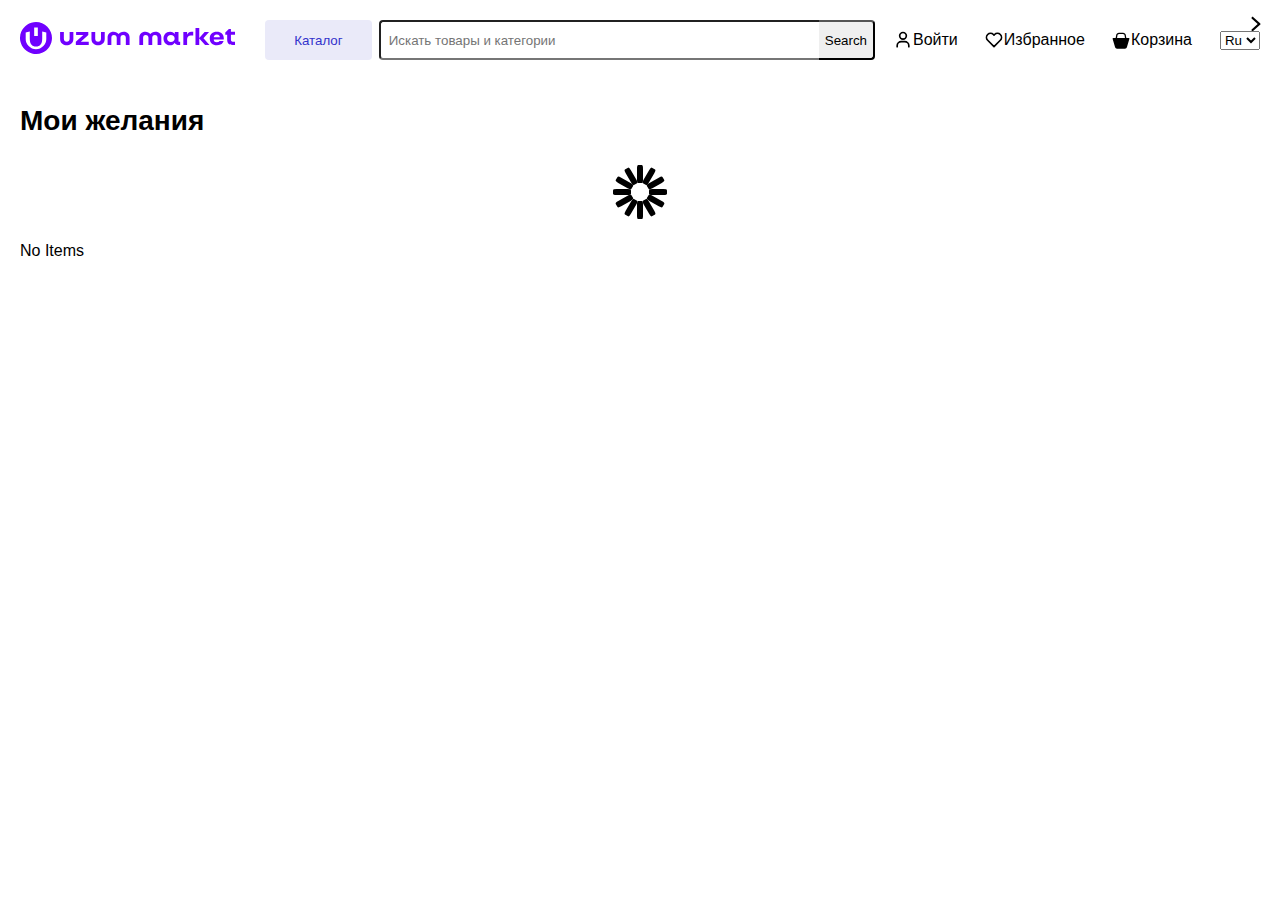
<file: favorite.html>
<!DOCTYPE html>
<html lang="en">

<head>
    <meta charset="UTF-8">
    <meta http-equiv="X-UA-Compatible" content="IE=edge">
    <meta name="viewport" content="width=device-width, initial-scale=1.0">
    <title>Wishes</title>
    <link href="https://cdn.jsdelivr.net/npm/bootstrap@5.3.0-alpha1/dist/css/bootstrap.min.css" rel="stylesheet"
        integrity="sha384-GLhlTQ8iRABdZLl6O3oVMWSktQOp6b7In1Zl3/Jr59b6EGGoI1aFkw7cmDA6j6gD" crossorigin="anonymous">
    <link rel="stylesheet" href="./css/main.css">
</head>

<body>
    <div class="container">
        <header class="header">
            <div class="header_inner">
                <div class="header_top"></div>
                <div class="header_center">
                    <a href="./index.html">
                        <svg xmlns="http://www.w3.org/2000/svg" width="215" height="32" viewBox="0 0 215 32"
                            fill="none">
                            <g clip-path="url(#clip0_264_8440)">
                                <path
                                    d="M184.63 9.9482H189.047L183.466 16.2628L189.509 22.9514H185.081L179.25 16.5839V22.9514H175.5V5.92307H179.25V16.0406L184.63 9.9482Z"
                                    fill="#7000FF" />
                                <path
                                    d="M167.097 12.7422V9.94467H163.347V22.9479H167.097V17.2047C167.097 14.9787 168.713 13.55 170.769 13.55H173.221V9.66951H171.38C169.101 9.68009 167.453 11.6133 167.097 12.7422Z"
                                    fill="#7000FF" />
                                <path fill-rule="evenodd" clip-rule="evenodd"
                                    d="M158.496 9.94467V18.383C158.496 19.5189 158.817 19.7976 159.576 19.7941H160.169V22.9479H158.02C157.307 22.9842 156.603 22.7825 156.017 22.3744C155.431 21.9663 154.998 21.375 154.785 20.6937C153.872 22.3235 151.963 23.2513 149.882 23.2513C145.945 23.2513 143.426 19.847 143.507 16.4322C143.507 13.0561 145.733 9.69067 150.069 9.69067C152.587 9.69067 154.006 10.7913 154.813 11.9943L154.785 9.94467H158.496ZM147.127 16.471C147.127 18.5276 148.732 19.9987 150.848 19.9987C153.05 19.9987 154.641 18.51 154.641 16.471C154.641 14.4319 153.05 12.9891 150.848 12.9891C148.718 12.9891 147.127 14.4143 147.127 16.471Z"
                                    fill="#7000FF" />
                                <path
                                    d="M130.328 12.1178C131.217 10.6608 133.005 9.6942 135.376 9.6942C139.408 9.6942 141.341 12.2377 141.341 15.388V22.9408H137.591V15.9065C137.591 14.4214 136.73 13.0843 134.928 13.0843C133.125 13.0843 132.236 14.3543 132.236 15.8642V22.962H128.472V15.8748C128.472 14.3649 127.527 13.0949 125.713 13.0949C123.9 13.0949 123.103 14.4214 123.103 15.9171V22.9514H119.353V15.388C119.353 12.2377 121.406 9.6942 125.424 9.6942C127.463 9.6942 129.424 10.6608 130.328 12.1178Z"
                                    fill="#7000FF" />
                                <path fill-rule="evenodd" clip-rule="evenodd"
                                    d="M196.818 9.6942C192.497 9.6942 189.763 12.1036 189.763 16.4604C189.763 20.8171 192.493 23.2548 196.853 23.2548C203.112 23.2548 203.496 19.0215 203.496 19.0215H199.376C199.376 19.0215 199.058 20.3444 196.857 20.3444C194.458 20.3444 193.717 18.9016 193.717 17.4728H203.736C203.785 17.1386 203.812 16.8016 203.817 16.4639C203.817 12.1036 201.073 9.6942 196.818 9.6942ZM193.77 15.1763C193.77 14.118 194.476 12.6081 196.818 12.6081C199.161 12.6081 199.813 14.118 199.813 15.1763H193.77Z"
                                    fill="#7000FF" />
                                <path
                                    d="M215 9.70126V12.721L210.915 12.7316V17.3176C210.915 19.1309 211.395 19.6988 212.679 19.6988H215V22.9831H212.679C208.943 22.9831 207.179 21.4486 207.179 17.808V12.7351H205.285V10.5761L208.904 7.12249H210.929V9.70126H215Z"
                                    fill="#7000FF" />
                                <path
                                    d="M103.623 9.68008C101.249 9.68008 99.4607 10.6467 98.5717 12.1177C97.6721 10.6467 95.7107 9.68008 93.6682 9.68008C89.6642 9.68008 87.597 12.2377 87.597 15.3879V22.9514H91.3505V15.9171C91.3505 14.4072 92.1442 13.0949 93.961 13.0949C95.7778 13.0949 96.7302 14.3649 96.7302 15.8748V22.962H100.48V15.8642C100.48 14.3543 101.369 13.0843 103.172 13.0843C104.975 13.0843 105.835 14.4072 105.835 15.9065V22.9408H109.585V15.3879C109.585 12.2377 107.652 9.68008 103.623 9.68008Z"
                                    fill="#7000FF" />
                                <path
                                    d="M68.3003 9.93408V13.0985L60.8109 19.787H68.7483V22.9514H55.8263V19.787L63.3297 13.0985H56.1191V9.93408H68.3003Z"
                                    fill="#7000FF" />
                                <path
                                    d="M78.0827 19.7729C79.8183 19.7729 80.9825 18.8169 80.9825 16.7532V9.94467H84.736V16.8943C84.736 21.4345 80.9401 23.1983 78.0933 23.1983C75.2464 23.1983 71.4541 21.4239 71.4541 16.8943V9.94467H75.2182V16.7532C75.2182 18.8169 76.347 19.7729 78.0827 19.7729Z"
                                    fill="#7000FF" />
                                <path
                                    d="M46.7212 19.7729C48.4427 19.7729 49.6104 18.8169 49.6104 16.7532V9.94467H53.3604V16.8943C53.3604 21.4345 49.5575 23.1983 46.7353 23.1983C43.8708 23.1983 40.0926 21.4239 40.0926 16.8943V9.94467H43.8461V16.7532C43.8461 18.8169 44.9997 19.7729 46.7212 19.7729Z"
                                    fill="#7000FF" />
                                <path
                                    d="M31.9896 16.0053C31.9889 19.1704 31.0498 22.2643 29.2912 24.8955C27.5326 27.5268 25.0334 29.5772 22.1098 30.7875C19.1861 31.9978 15.9693 32.3135 12.8663 31.6949C9.76321 31.0762 6.91327 29.5508 4.6769 27.3117C2.44053 25.0726 0.918195 22.2204 0.302449 19.1158C-0.313297 16.0111 0.00520068 12.7936 1.21766 9.87001C2.43012 6.94646 4.48208 4.44826 7.114 2.6914C9.74592 0.934529 12.8396 -0.00208978 16.0037 3.50108e-06C18.1047 -0.000924639 20.1854 0.412484 22.1266 1.21658C24.0679 2.02068 25.8316 3.1997 27.317 4.68621C28.8023 6.17271 29.9802 7.93754 30.7831 9.87977C31.5861 11.822 31.9985 13.9035 31.9966 16.0053H31.9896ZM17.8304 5.5597C17.2309 5.50326 16.6173 5.47856 15.9966 5.47856C15.3759 5.47856 14.7658 5.50326 14.1663 5.5597V14.0933H17.8304V5.5597ZM26.2942 10.5338C24.9588 10.0949 23.5942 9.7507 22.2104 9.5037V16.672C22.2104 21.8296 20.0239 24.5424 15.9931 24.5424C11.9622 24.5424 9.78282 21.8296 9.78282 16.672V9.5037C8.39801 9.75113 7.03224 10.0953 5.69554 10.5338V16.7108C5.67022 18.0799 5.9179 19.4402 6.42412 20.7124C6.93033 21.9845 7.68493 23.143 8.64382 24.1201C9.60271 25.0973 10.7467 25.8734 12.0088 26.4033C13.271 26.9331 14.6261 27.206 15.9949 27.206C17.3637 27.206 18.7187 26.9331 19.9809 26.4033C21.2431 25.8734 22.387 25.0973 23.3459 24.1201C24.3048 23.143 25.0594 21.9845 25.5656 20.7124C26.0718 19.4402 26.3195 18.0799 26.2942 16.7108V10.5338Z"
                                    fill="#7000FF" />
                            </g>
                            <defs>
                                <clipPath id="clip0_264_8440">
                                    <rect width="215" height="32" fill="white" />
                                </clipPath>
                            </defs>
                        </svg>
                    </a>
                    <form class="header_form" action="">
                        <button class="header_catigories_btn">Каталог</button>
                        <label>
                            <input class="header_input" type="text" placeholder="Искать товары и категории">
                        </label>
                        <button class="search-button">Search</button>
                    </form>

                    <div class="header-links">
                        <svg xmlns="http://www.w3.org/2000/svg" width="20px" height="20px" viewBox="0 0 24 24"
                            fill="none">
                            <path
                                d="M5 20V19C5 16.2386 7.23858 14 10 14H14C16.7614 14 19 16.2386 19 19V20M16 7C16 9.20914 14.2091 11 12 11C9.79086 11 8 9.20914 8 7C8 4.79086 9.79086 3 12 3C14.2091 3 16 4.79086 16 7Z"
                                stroke="#000000" stroke-width="2" stroke-linecap="round" stroke-linejoin="round" />
                        </svg>
                        <a id="login-btn" class="header_link" href="#">Войти</a>
                    </div>

                    <div class="header-links">
                        <svg xmlns="http://www.w3.org/2000/svg" width="20px" height="20px" viewBox="0 0 24 24"
                            fill="none">
                            <path
                                d="M4.42602 12.3115L12 19.8854L19.574 12.3115C21.4753 10.4101 21.4753 7.32738 19.574 5.42602C17.6726 3.52466 14.5899 3.52466 12.6885 5.42602L12 6.11456L11.3115 5.42602C9.4101 3.52466 6.32738 3.52466 4.42602 5.42602C2.52466 7.32738 2.52466 10.4101 4.42602 12.3115Z"
                                stroke="#000000" stroke-width="2" stroke-linejoin="round" />
                        </svg>
                        <a class="header_link" href="./favorite.html">Избранное</a>
                    </div>

                    <div class="header-links">
                        <svg xmlns="http://www.w3.org/2000/svg" width="20px" height="20px" viewBox="0 0 15 15"
                            version="1.1" id="shop">
                            <path
                                d="M13.33,6H11.5l-0.39-2.33c-0.1601-0.7182-0.7017-1.2905-1.41-1.49C9.3507,2.0676,8.9869,2.007,8.62,2H6.38&#10;&#9;C6.0131,2.007,5.6493,2.0676,5.3,2.18C4.5917,2.3795,4.0501,2.9518,3.89,3.67L3.5,6H1.67C1.3939,5.9983,1.1687,6.2208,1.167,6.497&#10;&#9;C1.1667,6.5489,1.1744,6.6005,1.19,6.65l1.88,6.3l0,0C3.2664,13.5746,3.8453,13.9996,4.5,14h6c0.651-0.0047,1.2247-0.4289,1.42-1.05&#10;&#9;l0,0l1.88-6.3c0.0829-0.2634-0.0635-0.5441-0.3269-0.627C13.4268,6.0084,13.3786,6.0007,13.33,6z M4.52,6l0.36-2.17&#10;&#9;c0.0807-0.3625,0.3736-0.6395,0.74-0.7C5.8663,3.0524,6.1219,3.0087,6.38,3h2.24c0.2614,0.0078,0.5205,0.0515,0.77,0.13&#10;&#9;c0.3664,0.0605,0.6593,0.3375,0.74,0.7L10.48,6h-6H4.52z" />
                        </svg>
                        <a class="header_link" href="#">Корзина</a>
                    </div>

                    <div class="header_bottom">
                        <nav class="header-nav">
                            <ul id="categories" class="header_nav_list">
                            </ul>
                        </nav>
                    </div>

                    <select name="" id="select-language">
                        <option value="ru">Ru</option>
                        <option value="uz">Uz</option>
                    </select>
                </div>
            </div>
        </header>

        <section class="products">
            <h2 class="products-title">Мои желания
                <svg data-v-36c3e0b4="" width="36" height="36" viewBox="0 0 24 24" fill="none"
                    xmlns="http://www.w3.org/2000/svg" class="ui-icon  title-icon">
                    <path fill-rule="evenodd" clip-rule="evenodd"
                        d="M9.18945 16.4983C8.91426 16.1887 8.94215 15.7146 9.25174 15.4394L13.1211 12L9.25173 8.56055C8.94215 8.28536 8.91426 7.81131 9.18945 7.50172C9.46464 7.19213 9.93869 7.16425 10.2483 7.43943L14.7483 11.4394C14.9084 11.5818 15 11.7858 15 12C15 12.2142 14.9084 12.4182 14.7483 12.5605L10.2483 16.5605C9.93869 16.8357 9.46464 16.8079 9.18945 16.4983Z"
                        fill="black"></path>
                </svg>
            </h2>

            <div class="lds-spinner">
                <div></div>
                <div></div>
                <div></div>
                <div></div>
                <div></div>
                <div></div>
                <div></div>
                <div></div>
                <div></div>
                <div></div>
                <div></div>
                <div></div>
            </div>

            <div class="favourite-div">
                <p id="favorite-text" class="d-none">No Items</p>
            </div>

            <div id="top-favorite" class="products_inner">
            </div>

            <template id="template-products">
                <div class="card">
                    <svg id="like" data-v-56571d0e="" width="26" height="26" viewBox="0 0 20 20" fill="none"
                        xmlns="http://www.w3.org/2000/svg" alt="like" class="ui-icon " data>
                        <path id="path"
                            d="M5.95 2C8.51792 2 10 4.15234 10 4.15234C10 4.15234 11.485 2 14.05 2C16.705 2 19 4.07 19 6.95C19 11.1805 12.5604 15.6197 10.3651 17.5603C10.1582 17.7432 9.84179 17.7432 9.63488 17.5603C7.44056 15.6209 1 11.1803 1 6.95C1 4.07 3.295 2 5.95 2Z"
                            fill="white" fill-opacity="0.8">
                        </path>
                        <path
                            d="M1 6.86486C1 4.20297 3.15017 2 5.86486 2C7.98685 2 9.35921 3.35876 10 4.18673C10.6408 3.35876 12.0132 2 14.1351 2C16.8506 2 19 4.20302 19 6.86486C19 8.02987 18.5328 9.18622 17.8534 10.265C17.1716 11.3476 16.252 12.3903 15.29 13.3377C13.9567 14.6508 12.4757 15.8387 11.4134 16.6907C10.9618 17.0529 10.5859 17.3544 10.3293 17.579C10.1407 17.7439 9.85926 17.7439 9.67075 17.579C9.41405 17.3544 9.03815 17.0529 8.58659 16.6907C7.52431 15.8387 6.04326 14.6508 4.70997 13.3377C3.74802 12.3903 2.82836 11.3476 2.14659 10.265C1.46724 9.18622 1 8.02987 1 6.86486ZM5.86486 3C3.70929 3 2 4.74838 2 6.86486C2 7.76743 2.36553 8.73607 2.99277 9.73208C3.61759 10.7242 4.47833 11.706 5.41165 12.6252C6.71033 13.9042 8.08423 15.005 9.13396 15.8461C9.45728 16.1052 9.74985 16.3396 10 16.547C10.2501 16.3396 10.5427 16.1052 10.866 15.8461C11.9158 15.005 13.2897 13.9042 14.5883 12.6252C15.5217 11.706 16.3824 10.7242 17.0072 9.73208C17.6345 8.73607 18 7.76743 18 6.86486C18 4.74833 16.2914 3 14.1351 3C12.0406 3 10.8181 4.70211 10.5033 5.21028C10.2727 5.5825 9.72727 5.58249 9.4967 5.21027C9.1819 4.7021 7.95944 3 5.86486 3Z"
                            fill="#15151A">
                        </path>
                    </svg>
                    <img id="products-img" class="products-img rounded-top" src="" width="232" height="310" alt="">
                    <ul class="card_list">
                        <li class="card_item">
                            <div class="item-div">
                                <h3 id="products-title" class="card-item_title"></h3>
                            </div>
                            <div class="item-div">
                                <svg style="margin-bottom: 4px;" xmlns="http://www.w3.org/2000/svg" width="18"
                                    height="18" viewBox="0 0 18 18" fill="none">
                                    <path
                                        d="M9 12.9525L13.635 15.75L12.405 10.4775L16.5 6.93L11.1075 6.4725L9 1.5L6.8925 6.4725L1.5 6.93L5.595 10.4775L4.365 15.75L9 12.9525Z"
                                        fill="#F5A623" />
                                </svg>
                                <p id="products-rating" class="card-item_text"></p>
                            </div>

                            <div class="item-div">
                                <div class="item-div_prices">
                                    <div>
                                        <p class="prices_text">
                                            <del id="products-price" class="prices-del"></del>
                                            so'm
                                        </p>
                                        <p class="prices_text">
                                            <ins id="products-price-2" class="prices-ins"></ins>
                                            so'm
                                        </p>
                                    </div>
                                    <a href="#">
                                        <svg data-v-56571d0e="" width="30" height="30" viewBox="0 0 24 24" fill="none"
                                            xmlns="http://www.w3.org/2000/svg" class=" add-cart-icon">
                                            <path
                                                d="M8 10V8H6V12.5C6 12.7761 5.77614 13 5.5 13C5.22386 13 5 12.7761 5 12.5V7H8C8 4.59628 9.95227 3 12 3C14.0575 3 16 4.70556 16 7H19V19.5C19 20.3284 18.3284 21 17.5 21H12.5C12.2239 21 12 20.7761 12 20.5C12 20.2239 12.2239 20 12.5 20H17.5C17.7761 20 18 19.7761 18 19.5V8H16V10H15V8H9V10H8ZM12 4C10.4477 4 9 5.20372 9 7H15C15 5.29444 13.5425 4 12 4Z"
                                                fill="black"></path>
                                            <path
                                                d="M7.5 14C7.77614 14 8 14.2239 8 14.5V17H10.5C10.7761 17 11 17.2239 11 17.5C11 17.7761 10.7761 18 10.5 18H8V20.5C8 20.7761 7.77614 21 7.5 21C7.22386 21 7 20.7761 7 20.5V18H4.5C4.22386 18 4 17.7761 4 17.5C4 17.2239 4.22386 17 4.5 17H7V14.5C7 14.2239 7.22386 14 7.5 14Z"
                                                fill="black"></path>
                                        </svg>
                                    </a>
                                </div>
                            </div>
                        </li>
                    </ul>
                </div>
            </template>
    </div>
    <script src="https://cdn.jsdelivr.net/npm/bootstrap@5.3.0-alpha1/dist/js/bootstrap.bundle.min.js"
        integrity="sha384-w76AqPfDkMBDXo30jS1Sgez6pr3x5MlQ1ZAGC+nuZB+EYdgRZgiwxhTBTkF7CXvN" crossorigin="anonymous">
        </script>

    <script type="module" src="./js/favorite.js"></script>
</body>

</html>
</file>
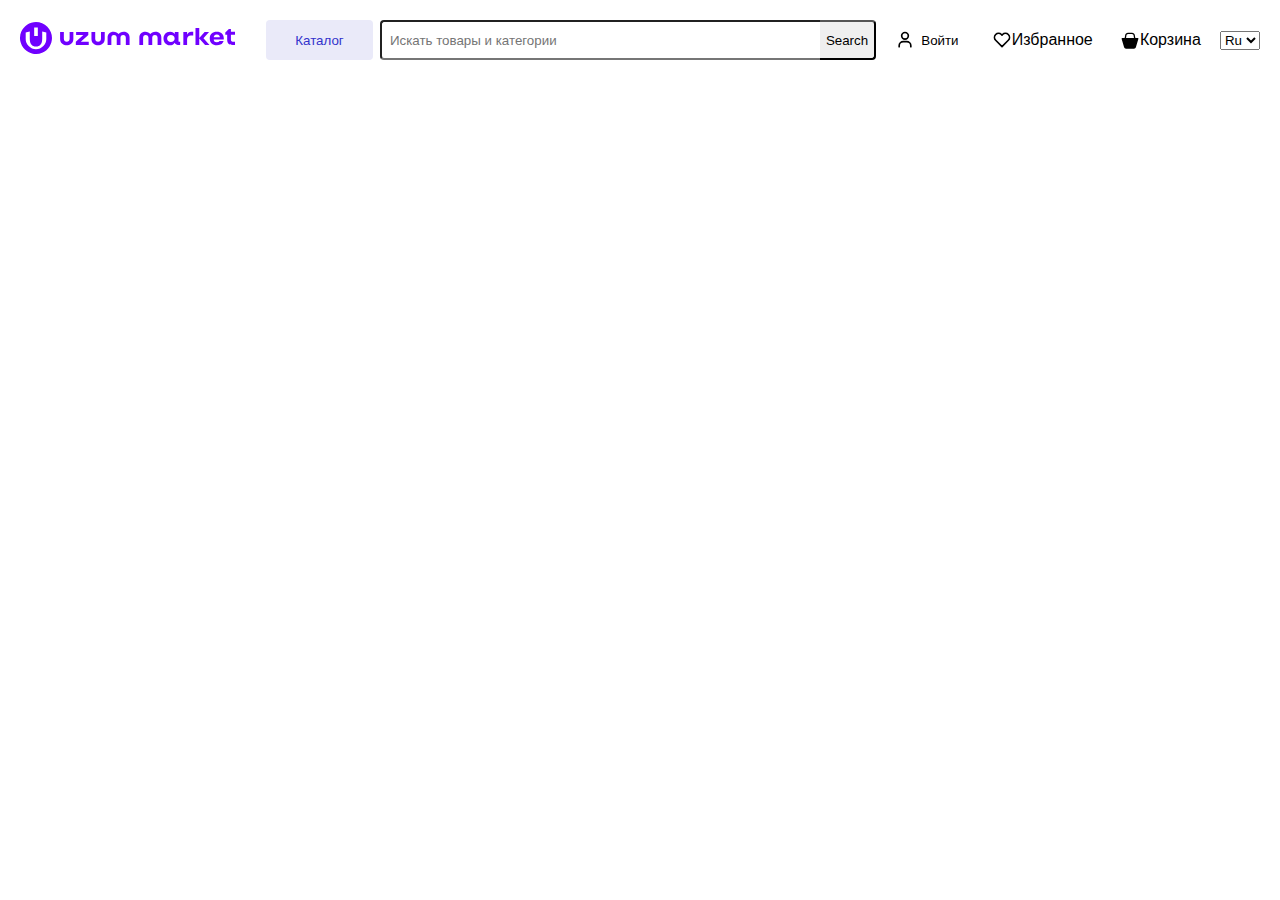
<file: single.html>
<!DOCTYPE html>
<html lang="en">

<head>
    <meta charset="UTF-8">
    <meta http-equiv="X-UA-Compatible" content="IE=edge">
    <meta name="viewport" content="width=device-width, initial-scale=1.0">
    <title>Document</title>
    <link href="https://cdn.jsdelivr.net/npm/bootstrap@5.3.0-alpha1/dist/css/bootstrap.min.css" rel="stylesheet"
        integrity="sha384-GLhlTQ8iRABdZLl6O3oVMWSktQOp6b7In1Zl3/Jr59b6EGGoI1aFkw7cmDA6j6gD" crossorigin="anonymous">
    <link rel="stylesheet" href="./css/main.css">
</head>

<body>
    <div class="container">
        <header class="header">
            <div class="header_inner">
                <div class="header_top"></div>
                <div class="header_center">
                    <a href="./index.html">
                        <svg xmlns="http://www.w3.org/2000/svg" width="215" height="32" viewBox="0 0 215 32"
                            fill="none">
                            <g clip-path="url(#clip0_264_8440)">
                                <path
                                    d="M184.63 9.9482H189.047L183.466 16.2628L189.509 22.9514H185.081L179.25 16.5839V22.9514H175.5V5.92307H179.25V16.0406L184.63 9.9482Z"
                                    fill="#7000FF" />
                                <path
                                    d="M167.097 12.7422V9.94467H163.347V22.9479H167.097V17.2047C167.097 14.9787 168.713 13.55 170.769 13.55H173.221V9.66951H171.38C169.101 9.68009 167.453 11.6133 167.097 12.7422Z"
                                    fill="#7000FF" />
                                <path fill-rule="evenodd" clip-rule="evenodd"
                                    d="M158.496 9.94467V18.383C158.496 19.5189 158.817 19.7976 159.576 19.7941H160.169V22.9479H158.02C157.307 22.9842 156.603 22.7825 156.017 22.3744C155.431 21.9663 154.998 21.375 154.785 20.6937C153.872 22.3235 151.963 23.2513 149.882 23.2513C145.945 23.2513 143.426 19.847 143.507 16.4322C143.507 13.0561 145.733 9.69067 150.069 9.69067C152.587 9.69067 154.006 10.7913 154.813 11.9943L154.785 9.94467H158.496ZM147.127 16.471C147.127 18.5276 148.732 19.9987 150.848 19.9987C153.05 19.9987 154.641 18.51 154.641 16.471C154.641 14.4319 153.05 12.9891 150.848 12.9891C148.718 12.9891 147.127 14.4143 147.127 16.471Z"
                                    fill="#7000FF" />
                                <path
                                    d="M130.328 12.1178C131.217 10.6608 133.005 9.6942 135.376 9.6942C139.408 9.6942 141.341 12.2377 141.341 15.388V22.9408H137.591V15.9065C137.591 14.4214 136.73 13.0843 134.928 13.0843C133.125 13.0843 132.236 14.3543 132.236 15.8642V22.962H128.472V15.8748C128.472 14.3649 127.527 13.0949 125.713 13.0949C123.9 13.0949 123.103 14.4214 123.103 15.9171V22.9514H119.353V15.388C119.353 12.2377 121.406 9.6942 125.424 9.6942C127.463 9.6942 129.424 10.6608 130.328 12.1178Z"
                                    fill="#7000FF" />
                                <path fill-rule="evenodd" clip-rule="evenodd"
                                    d="M196.818 9.6942C192.497 9.6942 189.763 12.1036 189.763 16.4604C189.763 20.8171 192.493 23.2548 196.853 23.2548C203.112 23.2548 203.496 19.0215 203.496 19.0215H199.376C199.376 19.0215 199.058 20.3444 196.857 20.3444C194.458 20.3444 193.717 18.9016 193.717 17.4728H203.736C203.785 17.1386 203.812 16.8016 203.817 16.4639C203.817 12.1036 201.073 9.6942 196.818 9.6942ZM193.77 15.1763C193.77 14.118 194.476 12.6081 196.818 12.6081C199.161 12.6081 199.813 14.118 199.813 15.1763H193.77Z"
                                    fill="#7000FF" />
                                <path
                                    d="M215 9.70126V12.721L210.915 12.7316V17.3176C210.915 19.1309 211.395 19.6988 212.679 19.6988H215V22.9831H212.679C208.943 22.9831 207.179 21.4486 207.179 17.808V12.7351H205.285V10.5761L208.904 7.12249H210.929V9.70126H215Z"
                                    fill="#7000FF" />
                                <path
                                    d="M103.623 9.68008C101.249 9.68008 99.4607 10.6467 98.5717 12.1177C97.6721 10.6467 95.7107 9.68008 93.6682 9.68008C89.6642 9.68008 87.597 12.2377 87.597 15.3879V22.9514H91.3505V15.9171C91.3505 14.4072 92.1442 13.0949 93.961 13.0949C95.7778 13.0949 96.7302 14.3649 96.7302 15.8748V22.962H100.48V15.8642C100.48 14.3543 101.369 13.0843 103.172 13.0843C104.975 13.0843 105.835 14.4072 105.835 15.9065V22.9408H109.585V15.3879C109.585 12.2377 107.652 9.68008 103.623 9.68008Z"
                                    fill="#7000FF" />
                                <path
                                    d="M68.3003 9.93408V13.0985L60.8109 19.787H68.7483V22.9514H55.8263V19.787L63.3297 13.0985H56.1191V9.93408H68.3003Z"
                                    fill="#7000FF" />
                                <path
                                    d="M78.0827 19.7729C79.8183 19.7729 80.9825 18.8169 80.9825 16.7532V9.94467H84.736V16.8943C84.736 21.4345 80.9401 23.1983 78.0933 23.1983C75.2464 23.1983 71.4541 21.4239 71.4541 16.8943V9.94467H75.2182V16.7532C75.2182 18.8169 76.347 19.7729 78.0827 19.7729Z"
                                    fill="#7000FF" />
                                <path
                                    d="M46.7212 19.7729C48.4427 19.7729 49.6104 18.8169 49.6104 16.7532V9.94467H53.3604V16.8943C53.3604 21.4345 49.5575 23.1983 46.7353 23.1983C43.8708 23.1983 40.0926 21.4239 40.0926 16.8943V9.94467H43.8461V16.7532C43.8461 18.8169 44.9997 19.7729 46.7212 19.7729Z"
                                    fill="#7000FF" />
                                <path
                                    d="M31.9896 16.0053C31.9889 19.1704 31.0498 22.2643 29.2912 24.8955C27.5326 27.5268 25.0334 29.5772 22.1098 30.7875C19.1861 31.9978 15.9693 32.3135 12.8663 31.6949C9.76321 31.0762 6.91327 29.5508 4.6769 27.3117C2.44053 25.0726 0.918195 22.2204 0.302449 19.1158C-0.313297 16.0111 0.00520068 12.7936 1.21766 9.87001C2.43012 6.94646 4.48208 4.44826 7.114 2.6914C9.74592 0.934529 12.8396 -0.00208978 16.0037 3.50108e-06C18.1047 -0.000924639 20.1854 0.412484 22.1266 1.21658C24.0679 2.02068 25.8316 3.1997 27.317 4.68621C28.8023 6.17271 29.9802 7.93754 30.7831 9.87977C31.5861 11.822 31.9985 13.9035 31.9966 16.0053H31.9896ZM17.8304 5.5597C17.2309 5.50326 16.6173 5.47856 15.9966 5.47856C15.3759 5.47856 14.7658 5.50326 14.1663 5.5597V14.0933H17.8304V5.5597ZM26.2942 10.5338C24.9588 10.0949 23.5942 9.7507 22.2104 9.5037V16.672C22.2104 21.8296 20.0239 24.5424 15.9931 24.5424C11.9622 24.5424 9.78282 21.8296 9.78282 16.672V9.5037C8.39801 9.75113 7.03224 10.0953 5.69554 10.5338V16.7108C5.67022 18.0799 5.9179 19.4402 6.42412 20.7124C6.93033 21.9845 7.68493 23.143 8.64382 24.1201C9.60271 25.0973 10.7467 25.8734 12.0088 26.4033C13.271 26.9331 14.6261 27.206 15.9949 27.206C17.3637 27.206 18.7187 26.9331 19.9809 26.4033C21.2431 25.8734 22.387 25.0973 23.3459 24.1201C24.3048 23.143 25.0594 21.9845 25.5656 20.7124C26.0718 19.4402 26.3195 18.0799 26.2942 16.7108V10.5338Z"
                                    fill="#7000FF" />
                            </g>
                            <defs>
                                <clipPath id="clip0_264_8440">
                                    <rect width="215" height="32" fill="white" />
                                </clipPath>
                            </defs>
                        </svg>
                    </a>
                    <form class="header_form" action="">
                        <button class="header_catigories_btn">Каталог</button>
                        <label>
                            <input class="header_input" type="text" placeholder="Искать товары и категории">
                        </label>
                        <button class="search-button">Search</button>
                    </form>

                    <div class="header-links">
                        <svg xmlns="http://www.w3.org/2000/svg" width="20px" height="20px" viewBox="0 0 24 24"
                            fill="none">
                            <path
                                d="M5 20V19C5 16.2386 7.23858 14 10 14H14C16.7614 14 19 16.2386 19 19V20M16 7C16 9.20914 14.2091 11 12 11C9.79086 11 8 9.20914 8 7C8 4.79086 9.79086 3 12 3C14.2091 3 16 4.79086 16 7Z"
                                stroke="#000000" stroke-width="2" stroke-linecap="round" stroke-linejoin="round" />
                        </svg>
                        <button id="login-btn" class="header_link" href="">Войти</button>
                    </div>

                    <div class="header-links">
                        <svg xmlns="http://www.w3.org/2000/svg" width="20px" height="20px" viewBox="0 0 24 24"
                            fill="none">
                            <path
                                d="M4.42602 12.3115L12 19.8854L19.574 12.3115C21.4753 10.4101 21.4753 7.32738 19.574 5.42602C17.6726 3.52466 14.5899 3.52466 12.6885 5.42602L12 6.11456L11.3115 5.42602C9.4101 3.52466 6.32738 3.52466 4.42602 5.42602C2.52466 7.32738 2.52466 10.4101 4.42602 12.3115Z"
                                stroke="#000000" stroke-width="2" stroke-linejoin="round" />
                        </svg>
                        <a class="header_link" href="./favorite.html">Избранное</a>
                    </div>

                    <div class="header-links">
                        <svg xmlns="http://www.w3.org/2000/svg" width="20px" height="20px" viewBox="0 0 15 15"
                            version="1.1" id="shop">
                            <path
                                d="M13.33,6H11.5l-0.39-2.33c-0.1601-0.7182-0.7017-1.2905-1.41-1.49C9.3507,2.0676,8.9869,2.007,8.62,2H6.38&#10;&#9;C6.0131,2.007,5.6493,2.0676,5.3,2.18C4.5917,2.3795,4.0501,2.9518,3.89,3.67L3.5,6H1.67C1.3939,5.9983,1.1687,6.2208,1.167,6.497&#10;&#9;C1.1667,6.5489,1.1744,6.6005,1.19,6.65l1.88,6.3l0,0C3.2664,13.5746,3.8453,13.9996,4.5,14h6c0.651-0.0047,1.2247-0.4289,1.42-1.05&#10;&#9;l0,0l1.88-6.3c0.0829-0.2634-0.0635-0.5441-0.3269-0.627C13.4268,6.0084,13.3786,6.0007,13.33,6z M4.52,6l0.36-2.17&#10;&#9;c0.0807-0.3625,0.3736-0.6395,0.74-0.7C5.8663,3.0524,6.1219,3.0087,6.38,3h2.24c0.2614,0.0078,0.5205,0.0515,0.77,0.13&#10;&#9;c0.3664,0.0605,0.6593,0.3375,0.74,0.7L10.48,6h-6H4.52z" />
                        </svg>
                        <a class="header_link" href="#">Корзина</a>
                    </div>

                    <div style="display: none;" id="admin-link" class="header-links">
                        <a class="header_link" href="./admin.html">Админ</a>
                    </div>

                    <select name="" id="select-language">
                        <option value="ru">Ru</option>
                        <option value="uz">Uz</option>
                    </select>
                </div>

                <div class="header_bottom">
                    <nav class="header-nav">
                        <ul id="categories" class="header_nav_list">
                        </ul>
                    </nav>
                </div>
            </div>
        </header>

        <main>
            <section class="product">
                <div class="cards"></div>
            </section>
        </main>

        <template id="template-products">
            <div class="card single-card">
                <div class="products-img-div-single">
                    <img id="products-img-single" class="products-img rounded-top" src="" width="400" height="550"
                        alt="products">

                    <svg id="like-single" data-v-56571d0e="" width="26" height="26" viewBox="0 0 20 20" fill="none"
                        xmlns="http://www.w3.org/2000/svg" alt="like" class="ui-icon " data>
                        <path id="path-single"
                            d="M5.95 2C8.51792 2 10 4.15234 10 4.15234C10 4.15234 11.485 2 14.05 2C16.705 2 19 4.07 19 6.95C19 11.1805 12.5604 15.6197 10.3651 17.5603C10.1582 17.7432 9.84179 17.7432 9.63488 17.5603C7.44056 15.6209 1 11.1803 1 6.95C1 4.07 3.295 2 5.95 2Z"
                            fill="white" fill-opacity="0.8">
                        </path>
                        <path
                            d="M1 6.86486C1 4.20297 3.15017 2 5.86486 2C7.98685 2 9.35921 3.35876 10 4.18673C10.6408 3.35876 12.0132 2 14.1351 2C16.8506 2 19 4.20302 19 6.86486C19 8.02987 18.5328 9.18622 17.8534 10.265C17.1716 11.3476 16.252 12.3903 15.29 13.3377C13.9567 14.6508 12.4757 15.8387 11.4134 16.6907C10.9618 17.0529 10.5859 17.3544 10.3293 17.579C10.1407 17.7439 9.85926 17.7439 9.67075 17.579C9.41405 17.3544 9.03815 17.0529 8.58659 16.6907C7.52431 15.8387 6.04326 14.6508 4.70997 13.3377C3.74802 12.3903 2.82836 11.3476 2.14659 10.265C1.46724 9.18622 1 8.02987 1 6.86486ZM5.86486 3C3.70929 3 2 4.74838 2 6.86486C2 7.76743 2.36553 8.73607 2.99277 9.73208C3.61759 10.7242 4.47833 11.706 5.41165 12.6252C6.71033 13.9042 8.08423 15.005 9.13396 15.8461C9.45728 16.1052 9.74985 16.3396 10 16.547C10.2501 16.3396 10.5427 16.1052 10.866 15.8461C11.9158 15.005 13.2897 13.9042 14.5883 12.6252C15.5217 11.706 16.3824 10.7242 17.0072 9.73208C17.6345 8.73607 18 7.76743 18 6.86486C18 4.74833 16.2914 3 14.1351 3C12.0406 3 10.8181 4.70211 10.5033 5.21028C10.2727 5.5825 9.72727 5.58249 9.4967 5.21027C9.1819 4.7021 7.95944 3 5.86486 3Z"
                            fill="#15151A">
                        </path>
                    </svg>
                </div>
                <div class="products-img-div-single">
                    <ul class="card_list-single">
                        <li class="card_item-single">
                            <div class="item-div-single">
                                <h3 id="products-title-single" class="card-item_title"></h3>
                            </div>
                            <div class="item-div-single">
                                <svg style="margin-bottom: 4px;" xmlns="http://www.w3.org/2000/svg" width="18"
                                    height="18" viewBox="0 0 18 18" fill="none">
                                    <path
                                        d="M9 12.9525L13.635 15.75L12.405 10.4775L16.5 6.93L11.1075 6.4725L9 1.5L6.8925 6.4725L1.5 6.93L5.595 10.4775L4.365 15.75L9 12.9525Z"
                                        fill="#F5A623" />
                                </svg>
                                <p id="products-rating-single" class="card-item_text"></p>
                            </div>

                            <div class="item-div-single">
                                <div class="item-div_prices-single">
                                    <div>
                                        <p class="prices_text-single">
                                            <del id="products-price-single" class="prices-del"></del>
                                            so'm
                                        </p>
                                        <p class="prices_text-single">
                                            <ins id="products-price-single-2" class="prices-ins"></ins>
                                            so'm
                                        </p>
                                    </div>
                                    <a href="#">
                                        <svg data-v-56571d0e="" width="30" height="30" viewBox="0 0 24 24" fill="none"
                                            xmlns="http://www.w3.org/2000/svg" class=" add-cart-icon">
                                            <path
                                                d="M8 10V8H6V12.5C6 12.7761 5.77614 13 5.5 13C5.22386 13 5 12.7761 5 12.5V7H8C8 4.59628 9.95227 3 12 3C14.0575 3 16 4.70556 16 7H19V19.5C19 20.3284 18.3284 21 17.5 21H12.5C12.2239 21 12 20.7761 12 20.5C12 20.2239 12.2239 20 12.5 20H17.5C17.7761 20 18 19.7761 18 19.5V8H16V10H15V8H9V10H8ZM12 4C10.4477 4 9 5.20372 9 7H15C15 5.29444 13.5425 4 12 4Z"
                                                fill="black"></path>
                                            <path
                                                d="M7.5 14C7.77614 14 8 14.2239 8 14.5V17H10.5C10.7761 17 11 17.2239 11 17.5C11 17.7761 10.7761 18 10.5 18H8V20.5C8 20.7761 7.77614 21 7.5 21C7.22386 21 7 20.7761 7 20.5V18H4.5C4.22386 18 4 17.7761 4 17.5C4 17.2239 4.22386 17 4.5 17H7V14.5C7 14.2239 7.22386 14 7.5 14Z"
                                                fill="black"></path>
                                        </svg>
                                    </a>
                                </div>
                            </div>
                        </li>
                    </ul>
                </div>
            </div>
        </template>
    </div>
    <script src="https://cdn.jsdelivr.net/npm/bootstrap@5.3.0-alpha1/dist/js/bootstrap.bundle.min.js"
        integrity="sha384-w76AqPfDkMBDXo30jS1Sgez6pr3x5MlQ1ZAGC+nuZB+EYdgRZgiwxhTBTkF7CXvN" crossorigin="anonymous">
        </script>
    <script type="module" src="./js/single.js"></script>
</body>

</html>
</file>
<file: css/main.css>
html {
  height: 100%;
  scroll-behavior: smooth;
}

*,
*::after,
*::before {
  box-sizing: border-box;
}

body {
  flex-direction: column;
  height: 100%;
  margin: 0;
  font-family: "Open Sans", sans-serif;
}

main {
  flex-grow: 1 [];
}

img {
  vertical-align: middle;
  -o-object-fit: cover;
  object-fit: cover;
  -o-object-position: center;
  object-position: center;
}

ul,
ol {
  margin: 0;
  padding: 0;
  list-style-type: none;
}

p {
  margin: 0;
}

a {
  text-decoration: none;
}

.container {
  max-width: 1280px;
  margin: 0 auto;
  padding: 0 20px;
}

.header {
  padding: 20px 0;
}

.header_center {
  display: flex;
  align-items: center;
  justify-content: space-between;
}

.header_catigories_btn {
  display: inline-flex;
  border: none;
  cursor: pointer;
  justify-content: center;
  align-items: center;
  align-self: center;
  transition: all 0.2s;
  background-color: rgba(49, 49, 196, 0.1);
  color: #33c;
  height: 40px;
  width: 120px;
  margin-left: 20px;
  margin-right: 7px;
  border-radius: 4px;
}
.header_catigories_btn:hover {
  background-color: rgba(49, 49, 196, 0.2);
}

.header_form {
  display: flex;
  width: 630px;
}

.header_input {
  display: inline-block;
  padding: 0 8px;
  width: 440px;
  height: 40px;
  border-right: none;
  border-radius: 4px 0px 0px 4px;
}
.header_input:hover {
  border-color: black;
}

.search-button {
  border-left: none;
  border-radius: 0px 4px 4px 0px;
}

.header_link {
  color: #000000;
}

.header-links {
  display: flex;
  align-items: center;
  padding: 8px;
  border-radius: 4px;
  transition: all 0.2s ease;
}
.header-links:hover {
  background-color: #dddddd;
}
.header-links:active {
  opacity: 0.7;
}

.header_bottom {
  margin: 15px 0px 0px 0px;
}

.header-nav {
  min-height: 25px;
}

.header_nav_list {
  display: flex;
  align-items: center;
  justify-content: space-between;
}

.header_nav_item {
  border-bottom: 2px solid transparent;
}
.header_nav_item:hover {
  border-bottom: 2px solid black;
  transition: all 0.4s ease;
}
.header_nav_item:hover .header_nav_link {
  opacity: 1;
}

.header_nav_link {
  color: #000000;
  opacity: 0.5;
  transition: all 0.4s ease;
}

#login-btn {
  border: none;
  background: transparent;
}

.swiper {
  margin: 0 0 30px 0;
}

.lds-spinner {
  margin: 0 auto;
  display: block;
  position: relative;
  width: 80px;
  height: 80px;
}

.lds-spinner div {
  transform-origin: 40px 30px;
  animation: lds-spinner 1.2s linear infinite;
}

.lds-spinner div:after {
  content: " ";
  display: block;
  position: absolute;
  top: 3px;
  left: 37px;
  width: 6px;
  height: 18px;
  border-radius: 20%;
  background: #000000;
}

.lds-spinner div:nth-child(1) {
  transform: rotate(0deg);
  animation-delay: -1.1s;
}

.lds-spinner div:nth-child(2) {
  transform: rotate(30deg);
  animation-delay: -1s;
}

.lds-spinner div:nth-child(3) {
  transform: rotate(60deg);
  animation-delay: -0.9s;
}

.lds-spinner div:nth-child(4) {
  transform: rotate(90deg);
  animation-delay: -0.8s;
}

.lds-spinner div:nth-child(5) {
  transform: rotate(120deg);
  animation-delay: -0.7s;
}

.lds-spinner div:nth-child(6) {
  transform: rotate(150deg);
  animation-delay: -0.6s;
}

.lds-spinner div:nth-child(7) {
  transform: rotate(180deg);
  animation-delay: -0.5s;
}

.lds-spinner div:nth-child(8) {
  transform: rotate(210deg);
  animation-delay: -0.4s;
}

.lds-spinner div:nth-child(9) {
  transform: rotate(240deg);
  animation-delay: -0.3s;
}

.lds-spinner div:nth-child(10) {
  transform: rotate(270deg);
  animation-delay: -0.2s;
}

.lds-spinner div:nth-child(11) {
  transform: rotate(300deg);
  animation-delay: -0.1s;
}

.lds-spinner div:nth-child(12) {
  transform: rotate(330deg);
  animation-delay: 0s;
}

@keyframes lds-spinner {
  0% {
    opacity: 1;
  }
  100% {
    opacity: 0;
  }
}
.form-section {
  margin: 0 0 40px 0;
}

.card {
  position: relative;
  display: inline-block;
}

.products-img-div {
  width: 232px;
  height: 310px;
  border-radius: 8px;
  cursor: pointer;
  transition: all 0.2s ease;
}
.products-img-div:hover {
  opacity: 0.8;
}

.ui-icon {
  position: absolute;
  right: 6px;
  top: 6px;
  cursor: pointer;
}

.products-title {
  font-size: 28px;
  line-height: 36px;
  font-weight: 700;
  cursor: pointer;
}

.products_inner {
  display: flex;
  flex-wrap: wrap;
  gap: 25px 17px;
}

.card_list {
  padding: 10px;
}

.card-item {
  display: flex;
  flex-direction: column;
  align-items: center;
  justify-content: space-between;
  padding: 20px 0;
  border-bottom: 1px solid #e1e1e1;
}

.card-item_title {
  margin: 0 0 2px 0;
  font-size: 16px;
}

.card-item_text {
  display: inline-block;
  margin: 0 0 4px 0;
  font-size: 12px;
  opacity: 0.7;
}

.card-item_cost {
  margin: 0 0 12px 0;
  font-size: 12px;
}

.prices_text {
  font-weight: bold;
}

.prices-del,
.prices-ins {
  font-size: 14px;
  line-height: 14px;
}

.prices-ins {
  text-decoration: none;
}

.item-div_prices {
  display: flex;
  align-items: center;
  justify-content: space-between;
}
.item-div_prices svg {
  padding: 2px;
  border-radius: 50%;
  border: 1px solid #808080;
}
.item-div_prices svg:hover {
  background: #e1e1e1;
  transition: all 0.2s ease;
}

.card-footer {
  display: flex;
  align-items: center;
  justify-content: space-around;
}

.products-img-div-single {
  display: inline-block;
}/*# sourceMappingURL=main.css.map */
</file>
